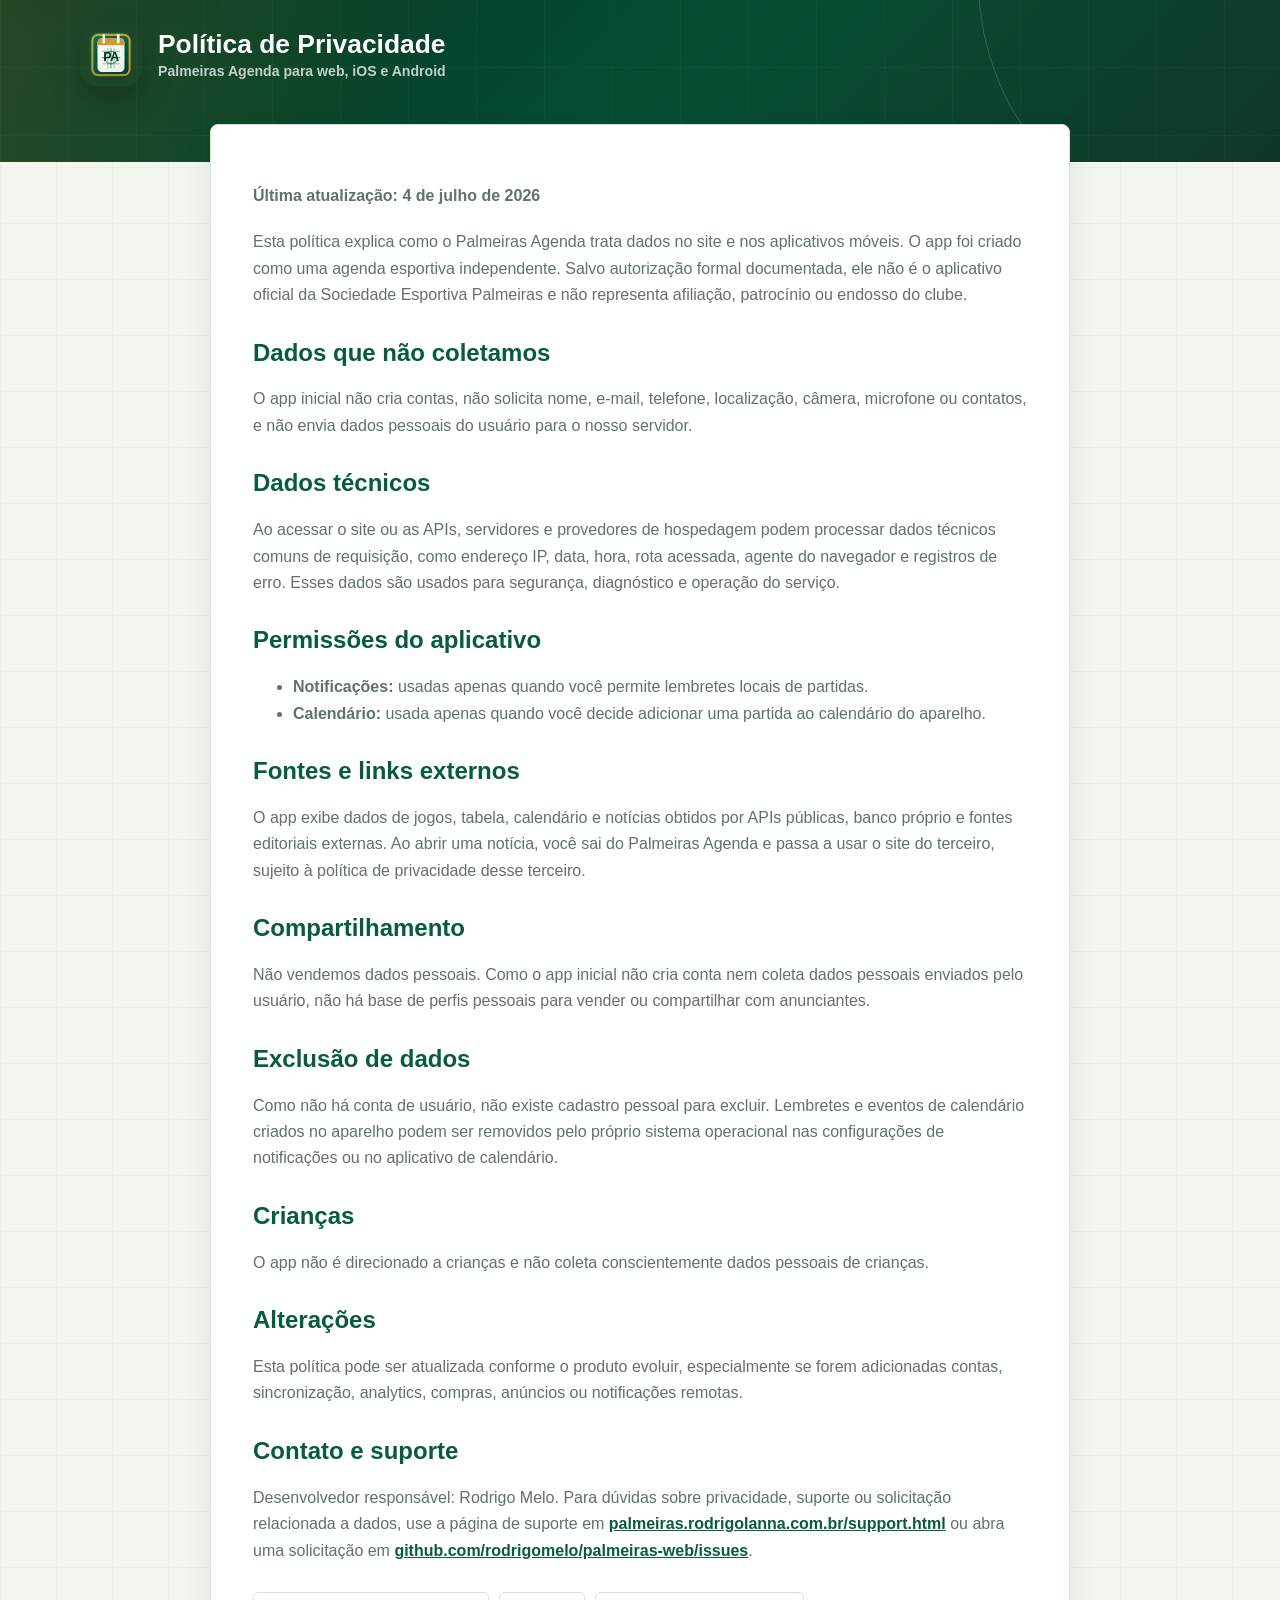
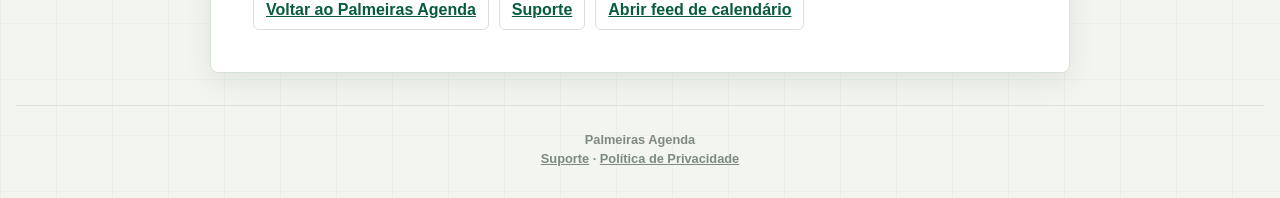
<file: privacy.html>
<!DOCTYPE html>
<html lang="pt-BR">
<head>
    <meta charset="UTF-8">
    <meta name="viewport" content="width=device-width, initial-scale=1.0">
    <title>Política de Privacidade - Palmeiras Agenda</title>
    <meta name="description" content="Política de privacidade do Palmeiras Agenda para web, iOS e Android.">
    <meta name="robots" content="index,follow">
    <meta name="theme-color" content="#075C3B">
    <link rel="canonical" href="https://palmeiras.rodrigolanna.com.br/privacy.html">
    <link rel="icon" type="image/svg+xml" href="/static/brand/palmeiras-agenda-mark.svg">
    <link rel="alternate icon" type="image/png" sizes="32x32" href="/static/favicon-32.png">
    <link rel="stylesheet" href="/static/css/styles.css?v=56">
    <style>
        .policy-shell {
            width: min(100% - 32px, 860px);
            margin: -38px auto 32px;
            position: relative;
            z-index: 2;
        }

        .policy-card {
            background: var(--bg-card);
            border: 1px solid var(--line);
            border-radius: var(--radius-card);
            box-shadow: var(--shadow-tight);
            padding: clamp(22px, 4vw, 42px);
        }

        .policy-card h2 {
            color: var(--brand);
            margin-top: 30px;
        }

        .policy-card p,
        .policy-card li {
            color: var(--text-secondary);
            line-height: 1.65;
        }

        .policy-card a {
            color: var(--brand);
            font-weight: 800;
        }

        .policy-meta {
            color: var(--text-muted);
            font-weight: 800;
            margin-bottom: 20px;
        }

        .policy-actions {
            display: flex;
            flex-wrap: wrap;
            gap: 10px;
            margin-top: 28px;
        }
    </style>
</head>
<body>
    <a class="skip-link" href="#policy-content">Pular para o conteúdo</a>
    <header class="header">
        <div class="header-content">
            <a class="logo" href="/" aria-label="Palmeiras Agenda - voltar para a página inicial">
                <img src="/static/brand/palmeiras-agenda-mark.svg" alt="" width="56" height="56" decoding="async">
            </a>
            <div class="header-text">
                <h1>Política de Privacidade</h1>
                <div class="subtitle">Palmeiras Agenda para web, iOS e Android</div>
            </div>
        </div>
    </header>

    <main class="policy-shell" id="policy-content" tabindex="-1">
        <article class="policy-card">
            <p class="policy-meta">Última atualização: 4 de julho de 2026</p>

            <p>Esta política explica como o Palmeiras Agenda trata dados no site e nos aplicativos móveis. O app foi criado como uma agenda esportiva independente. Salvo autorização formal documentada, ele não é o aplicativo oficial da Sociedade Esportiva Palmeiras e não representa afiliação, patrocínio ou endosso do clube.</p>

            <h2>Dados que não coletamos</h2>
            <p>O app inicial não cria contas, não solicita nome, e-mail, telefone, localização, câmera, microfone ou contatos, e não envia dados pessoais do usuário para o nosso servidor.</p>

            <h2>Dados técnicos</h2>
            <p>Ao acessar o site ou as APIs, servidores e provedores de hospedagem podem processar dados técnicos comuns de requisição, como endereço IP, data, hora, rota acessada, agente do navegador e registros de erro. Esses dados são usados para segurança, diagnóstico e operação do serviço.</p>

            <h2>Permissões do aplicativo</h2>
            <ul>
                <li><strong>Notificações:</strong> usadas apenas quando você permite lembretes locais de partidas.</li>
                <li><strong>Calendário:</strong> usada apenas quando você decide adicionar uma partida ao calendário do aparelho.</li>
            </ul>

            <h2>Fontes e links externos</h2>
            <p>O app exibe dados de jogos, tabela, calendário e notícias obtidos por APIs públicas, banco próprio e fontes editoriais externas. Ao abrir uma notícia, você sai do Palmeiras Agenda e passa a usar o site do terceiro, sujeito à política de privacidade desse terceiro.</p>

            <h2>Compartilhamento</h2>
            <p>Não vendemos dados pessoais. Como o app inicial não cria conta nem coleta dados pessoais enviados pelo usuário, não há base de perfis pessoais para vender ou compartilhar com anunciantes.</p>

            <h2>Exclusão de dados</h2>
            <p>Como não há conta de usuário, não existe cadastro pessoal para excluir. Lembretes e eventos de calendário criados no aparelho podem ser removidos pelo próprio sistema operacional nas configurações de notificações ou no aplicativo de calendário.</p>

            <h2>Crianças</h2>
            <p>O app não é direcionado a crianças e não coleta conscientemente dados pessoais de crianças.</p>

            <h2>Alterações</h2>
            <p>Esta política pode ser atualizada conforme o produto evoluir, especialmente se forem adicionadas contas, sincronização, analytics, compras, anúncios ou notificações remotas.</p>

            <h2>Contato e suporte</h2>
            <p>Desenvolvedor responsável: Rodrigo Melo. Para dúvidas sobre privacidade, suporte ou solicitação relacionada a dados, use a página de suporte em <a href="/support.html">palmeiras.rodrigolanna.com.br/support.html</a> ou abra uma solicitação em <a href="https://github.com/rodrigomelo/palmeiras-web/issues">github.com/rodrigomelo/palmeiras-web/issues</a>.</p>

            <div class="policy-actions">
                <a class="footer-btn" href="/">Voltar ao Palmeiras Agenda</a>
                <a class="footer-btn" href="/support.html">Suporte</a>
                <a class="footer-btn" href="/api/calendar.ics">Abrir feed de calendário</a>
            </div>
        </article>
    </main>

    <footer class="footer">
        <p>Palmeiras Agenda</p>
        <p><a href="/support.html">Suporte</a> · <a href="/privacy.html">Política de Privacidade</a></p>
    </footer>
</body>
</html>
</file>
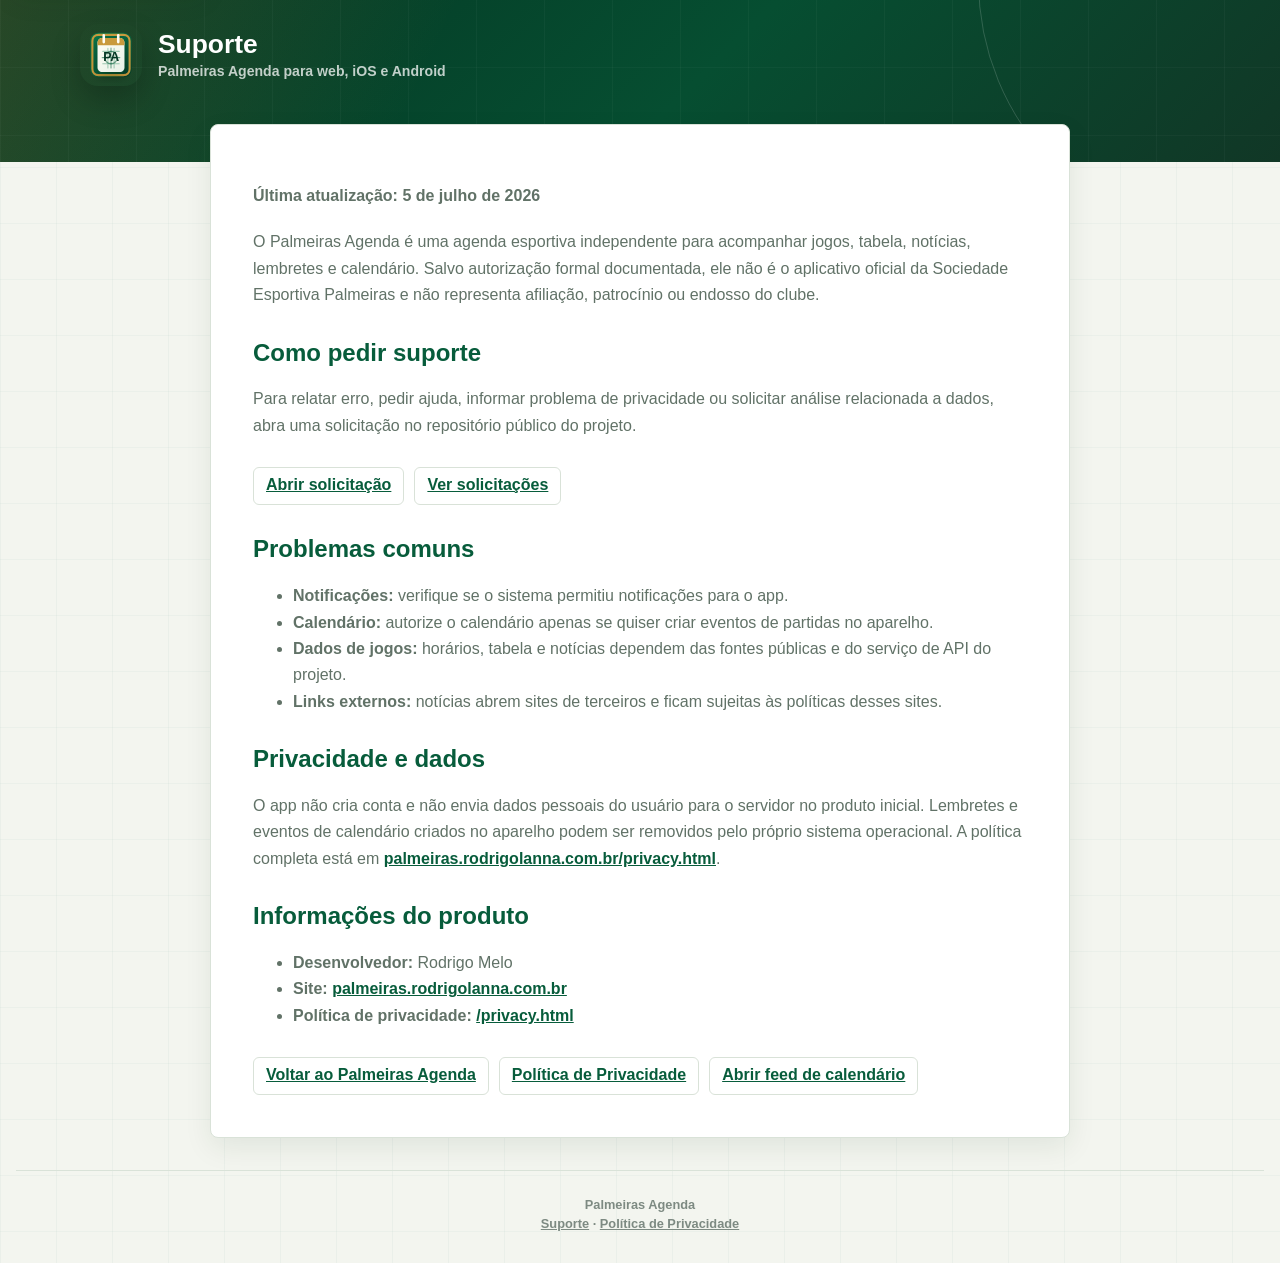
<file: support.html>
<!DOCTYPE html>
<html lang="pt-BR">
<head>
    <meta charset="UTF-8">
    <meta name="viewport" content="width=device-width, initial-scale=1.0">
    <title>Suporte - Palmeiras Agenda</title>
    <meta name="description" content="Suporte do Palmeiras Agenda para web, iOS e Android.">
    <meta name="robots" content="index,follow">
    <meta name="theme-color" content="#075C3B">
    <link rel="canonical" href="https://palmeiras.rodrigolanna.com.br/support.html">
    <link rel="icon" type="image/svg+xml" href="/static/brand/palmeiras-agenda-mark.svg">
    <link rel="alternate icon" type="image/png" sizes="32x32" href="/static/favicon-32.png">
    <link rel="stylesheet" href="/static/css/styles.css?v=56">
    <style>
        .support-shell {
            width: min(100% - 32px, 860px);
            margin: -38px auto 32px;
            position: relative;
            z-index: 2;
        }

        .support-card {
            background: var(--bg-card);
            border: 1px solid var(--line);
            border-radius: var(--radius-card);
            box-shadow: var(--shadow-tight);
            padding: clamp(22px, 4vw, 42px);
        }

        .support-card h2 {
            color: var(--brand);
            margin-top: 30px;
        }

        .support-card p,
        .support-card li {
            color: var(--text-secondary);
            line-height: 1.65;
        }

        .support-card a {
            color: var(--brand);
            font-weight: 800;
        }

        .support-meta {
            color: var(--text-muted);
            font-weight: 800;
            margin-bottom: 20px;
        }

        .support-actions {
            display: flex;
            flex-wrap: wrap;
            gap: 10px;
            margin-top: 28px;
        }
    </style>
</head>
<body>
    <a class="skip-link" href="#support-content">Pular para o conteúdo</a>
    <header class="header">
        <div class="header-content">
            <a class="logo" href="/" aria-label="Palmeiras Agenda - voltar para a página inicial">
                <img src="/static/brand/palmeiras-agenda-mark.svg" alt="" width="56" height="56" decoding="async">
            </a>
            <div class="header-text">
                <h1>Suporte</h1>
                <div class="subtitle">Palmeiras Agenda para web, iOS e Android</div>
            </div>
        </div>
    </header>

    <main class="support-shell" id="support-content" tabindex="-1">
        <article class="support-card">
            <p class="support-meta">Última atualização: 5 de julho de 2026</p>

            <p>O Palmeiras Agenda é uma agenda esportiva independente para acompanhar jogos, tabela, notícias, lembretes e calendário. Salvo autorização formal documentada, ele não é o aplicativo oficial da Sociedade Esportiva Palmeiras e não representa afiliação, patrocínio ou endosso do clube.</p>

            <h2>Como pedir suporte</h2>
            <p>Para relatar erro, pedir ajuda, informar problema de privacidade ou solicitar análise relacionada a dados, abra uma solicitação no repositório público do projeto.</p>

            <div class="support-actions">
                <a class="footer-btn" href="https://github.com/rodrigomelo/palmeiras-web/issues/new">Abrir solicitação</a>
                <a class="footer-btn" href="https://github.com/rodrigomelo/palmeiras-web/issues">Ver solicitações</a>
            </div>

            <h2>Problemas comuns</h2>
            <ul>
                <li><strong>Notificações:</strong> verifique se o sistema permitiu notificações para o app.</li>
                <li><strong>Calendário:</strong> autorize o calendário apenas se quiser criar eventos de partidas no aparelho.</li>
                <li><strong>Dados de jogos:</strong> horários, tabela e notícias dependem das fontes públicas e do serviço de API do projeto.</li>
                <li><strong>Links externos:</strong> notícias abrem sites de terceiros e ficam sujeitas às políticas desses sites.</li>
            </ul>

            <h2>Privacidade e dados</h2>
            <p>O app não cria conta e não envia dados pessoais do usuário para o servidor no produto inicial. Lembretes e eventos de calendário criados no aparelho podem ser removidos pelo próprio sistema operacional. A política completa está em <a href="/privacy.html">palmeiras.rodrigolanna.com.br/privacy.html</a>.</p>

            <h2>Informações do produto</h2>
            <ul>
                <li><strong>Desenvolvedor:</strong> Rodrigo Melo</li>
                <li><strong>Site:</strong> <a href="https://palmeiras.rodrigolanna.com.br">palmeiras.rodrigolanna.com.br</a></li>
                <li><strong>Política de privacidade:</strong> <a href="/privacy.html">/privacy.html</a></li>
            </ul>

            <div class="support-actions">
                <a class="footer-btn" href="/">Voltar ao Palmeiras Agenda</a>
                <a class="footer-btn" href="/privacy.html">Política de Privacidade</a>
                <a class="footer-btn" href="/api/calendar.ics">Abrir feed de calendário</a>
            </div>
        </article>
    </main>

    <footer class="footer">
        <p>Palmeiras Agenda</p>
        <p><a href="/support.html">Suporte</a> · <a href="/privacy.html">Política de Privacidade</a></p>
    </footer>
</body>
</html>
</file>
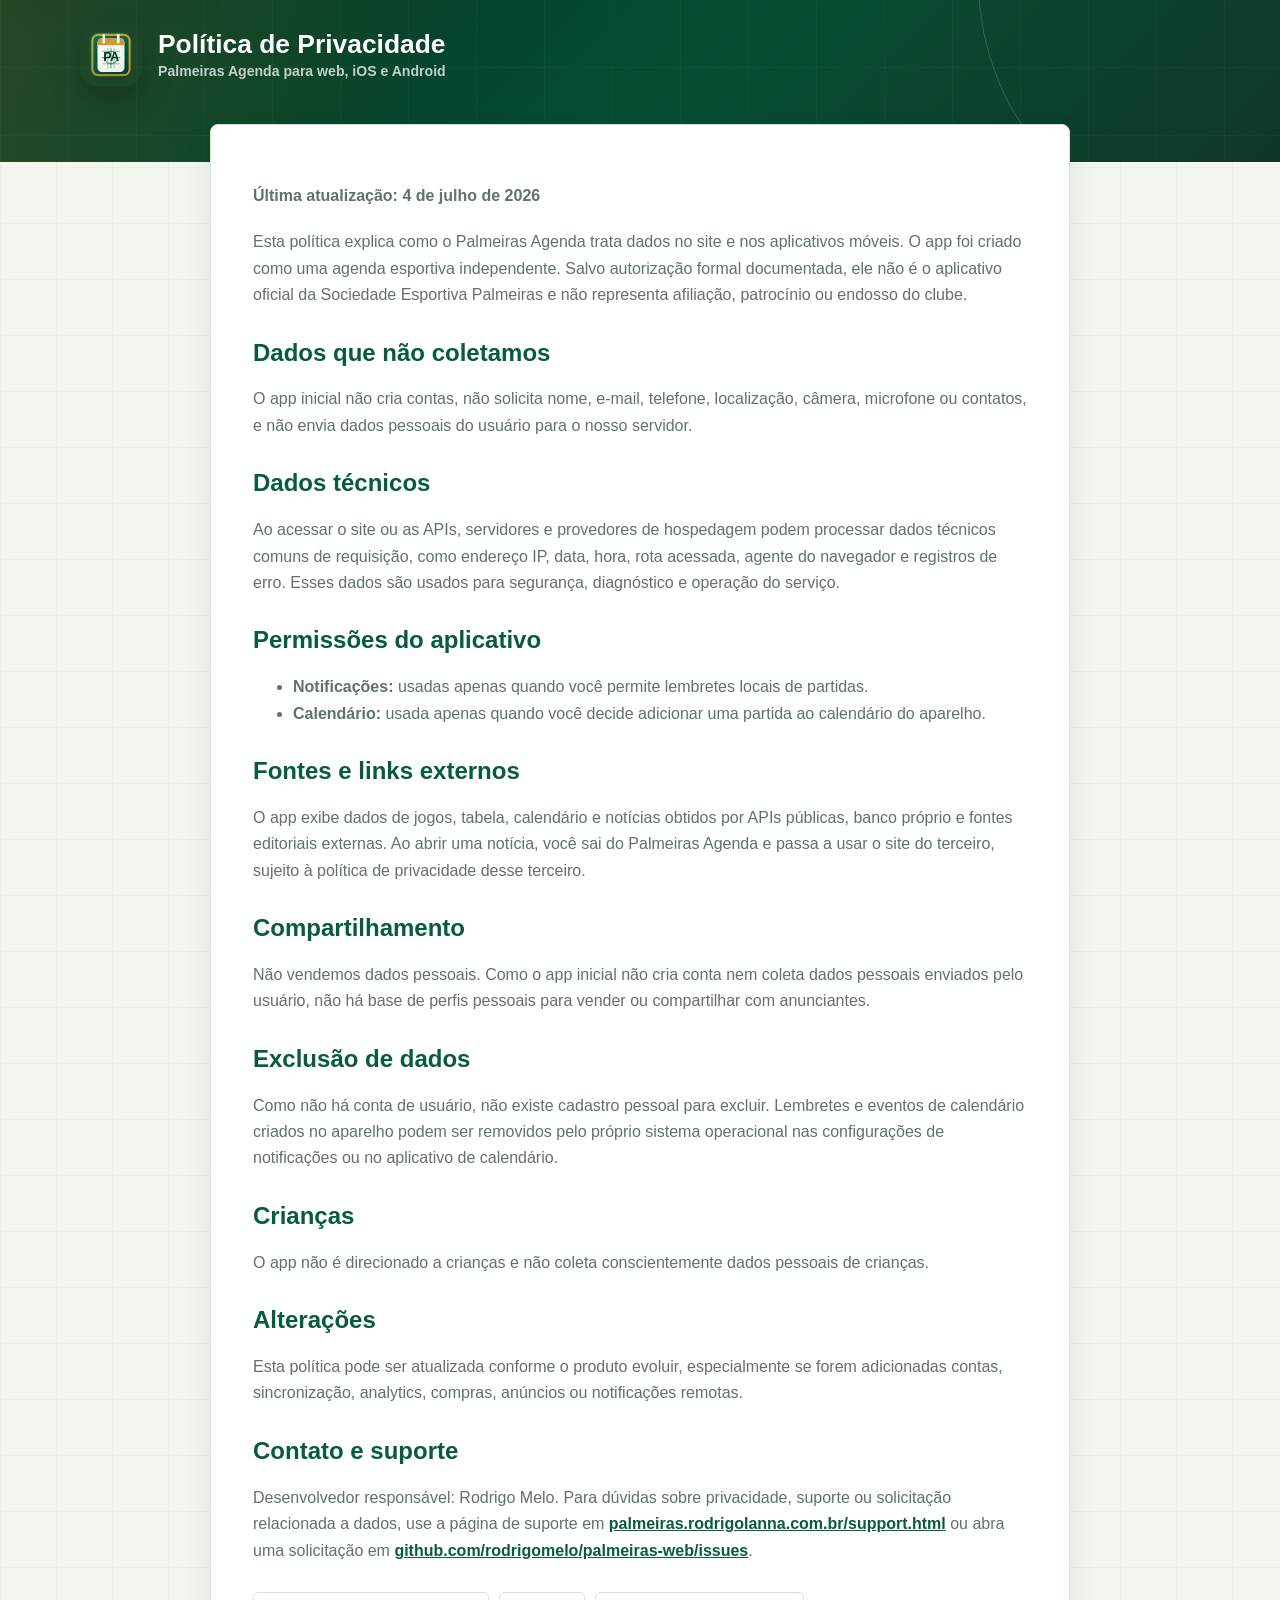
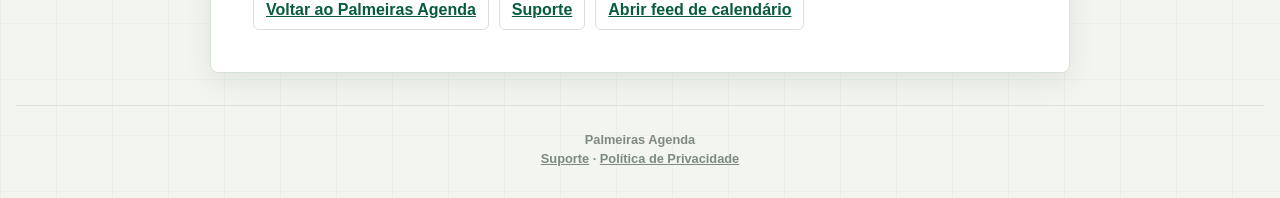
<file: apps/web/privacy.html>
<!DOCTYPE html>
<html lang="pt-BR">
<head>
    <meta charset="UTF-8">
    <meta name="viewport" content="width=device-width, initial-scale=1.0">
    <title>Política de Privacidade - Palmeiras Agenda</title>
    <meta name="description" content="Política de privacidade do Palmeiras Agenda para web, iOS e Android.">
    <meta name="robots" content="index,follow">
    <meta name="theme-color" content="#075C3B">
    <link rel="canonical" href="https://palmeiras.rodrigolanna.com.br/privacy.html">
    <link rel="icon" type="image/svg+xml" href="/static/brand/palmeiras-agenda-mark.svg">
    <link rel="alternate icon" type="image/png" sizes="32x32" href="/static/brand/palmeiras-agenda-favicon-32-v12.png">
    <link rel="stylesheet" href="/static/css/styles.css?v=62">
    <style>
        .policy-shell {
            width: min(100% - 32px, 860px);
            margin: -38px auto 32px;
            position: relative;
            z-index: 2;
        }

        .policy-card {
            background: var(--bg-card);
            border: 1px solid var(--line);
            border-radius: var(--radius-card);
            box-shadow: var(--shadow-tight);
            padding: clamp(22px, 4vw, 42px);
        }

        .policy-card h2 {
            color: var(--brand);
            margin-top: 30px;
        }

        .policy-card p,
        .policy-card li {
            color: var(--text-secondary);
            line-height: 1.65;
        }

        .policy-card a {
            color: var(--brand);
            font-weight: 800;
        }

        .policy-meta {
            color: var(--text-muted);
            font-weight: 800;
            margin-bottom: 20px;
        }

        .policy-actions {
            display: flex;
            flex-wrap: wrap;
            gap: 10px;
            margin-top: 28px;
        }
    </style>
</head>
<body>
    <a class="skip-link" href="#policy-content">Pular para o conteúdo</a>
    <header class="header">
        <div class="header-content">
            <a class="logo" href="/" aria-label="Palmeiras Agenda - voltar para a página inicial">
                <img src="/static/brand/palmeiras-agenda-mark.svg" alt="" width="56" height="56" decoding="async">
            </a>
            <div class="header-text">
                <h1>Política de Privacidade</h1>
                <div class="subtitle">Palmeiras Agenda para web, iOS e Android</div>
            </div>
        </div>
    </header>

    <main class="policy-shell" id="policy-content" tabindex="-1">
        <article class="policy-card">
            <p class="policy-meta">Última atualização: 4 de julho de 2026</p>

            <p>Esta política explica como o Palmeiras Agenda trata dados no site e nos aplicativos móveis. O app foi criado como uma agenda esportiva independente. Salvo autorização formal documentada, ele não é o aplicativo oficial da Sociedade Esportiva Palmeiras e não representa afiliação, patrocínio ou endosso do clube.</p>

            <h2>Dados que não coletamos</h2>
            <p>O app inicial não cria contas, não solicita nome, e-mail, telefone, localização, câmera, microfone ou contatos, e não envia dados pessoais do usuário para o nosso servidor.</p>

            <h2>Dados técnicos</h2>
            <p>Ao acessar o site ou as APIs, servidores e provedores de hospedagem podem processar dados técnicos comuns de requisição, como endereço IP, data, hora, rota acessada, agente do navegador e registros de erro. Esses dados são usados para segurança, diagnóstico e operação do serviço.</p>

            <h2>Permissões do aplicativo</h2>
            <ul>
                <li><strong>Notificações:</strong> usadas apenas quando você permite lembretes locais de partidas.</li>
                <li><strong>Calendário:</strong> usada apenas quando você decide adicionar uma partida ao calendário do aparelho.</li>
            </ul>

            <h2>Fontes e links externos</h2>
            <p>O app exibe dados de jogos, tabela, calendário e notícias obtidos por APIs públicas, banco próprio e fontes editoriais externas. Ao abrir uma notícia, você sai do Palmeiras Agenda e passa a usar o site do terceiro, sujeito à política de privacidade desse terceiro.</p>

            <h2>Compartilhamento</h2>
            <p>Não vendemos dados pessoais. Como o app inicial não cria conta nem coleta dados pessoais enviados pelo usuário, não há base de perfis pessoais para vender ou compartilhar com anunciantes.</p>

            <h2>Exclusão de dados</h2>
            <p>Como não há conta de usuário, não existe cadastro pessoal para excluir. Lembretes e eventos de calendário criados no aparelho podem ser removidos pelo próprio sistema operacional nas configurações de notificações ou no aplicativo de calendário.</p>

            <h2>Crianças</h2>
            <p>O app não é direcionado a crianças e não coleta conscientemente dados pessoais de crianças.</p>

            <h2>Alterações</h2>
            <p>Esta política pode ser atualizada conforme o produto evoluir, especialmente se forem adicionadas contas, sincronização, analytics, compras, anúncios ou notificações remotas.</p>

            <h2>Contato e suporte</h2>
            <p>Desenvolvedor responsável: Rodrigo Melo. Para dúvidas sobre privacidade, suporte ou solicitação relacionada a dados, use a página de suporte em <a href="/support.html">palmeiras.rodrigolanna.com.br/support.html</a> ou abra uma solicitação em <a href="https://github.com/rodrigomelo/palmeiras-web/issues">github.com/rodrigomelo/palmeiras-web/issues</a>.</p>

            <div class="policy-actions">
                <a class="footer-btn" href="/">Voltar ao Palmeiras Agenda</a>
                <a class="footer-btn" href="/support.html">Suporte</a>
                <a class="footer-btn" href="/api/calendar.ics">Abrir feed de calendário</a>
            </div>
        </article>
    </main>

    <footer class="footer">
        <p>Palmeiras Agenda</p>
        <p><a href="/support.html">Suporte</a> · <a href="/privacy.html">Política de Privacidade</a></p>
    </footer>
</body>
</html>
</file>
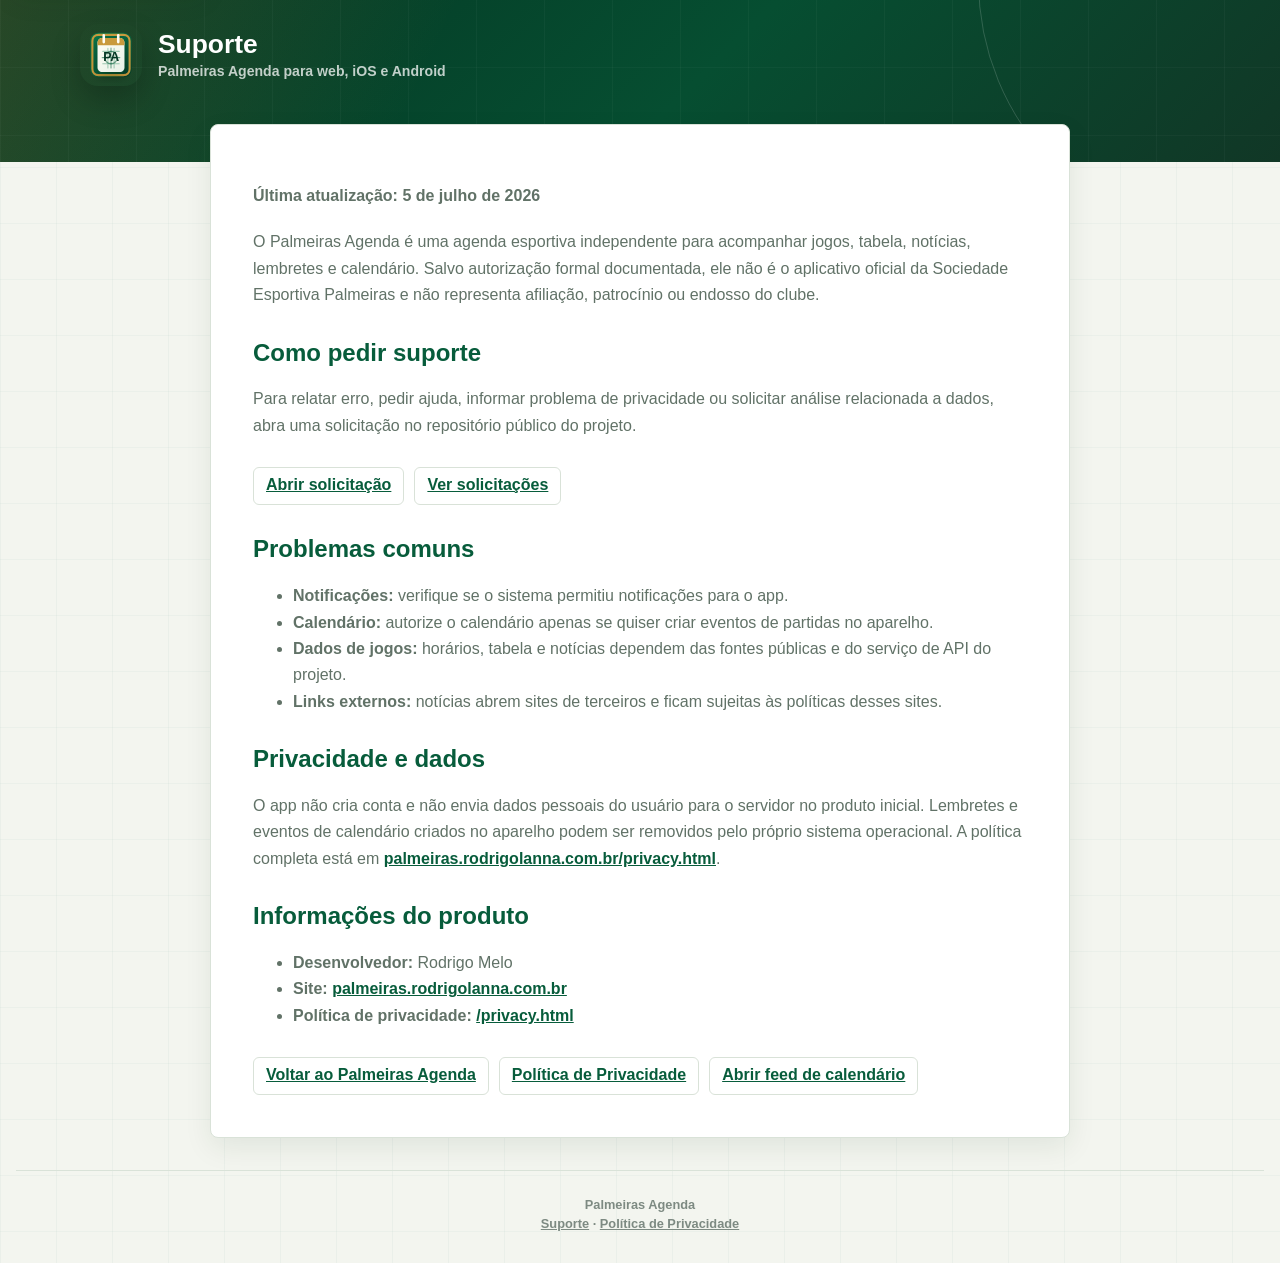
<file: apps/web/support.html>
<!DOCTYPE html>
<html lang="pt-BR">
<head>
    <meta charset="UTF-8">
    <meta name="viewport" content="width=device-width, initial-scale=1.0">
    <title>Suporte - Palmeiras Agenda</title>
    <meta name="description" content="Suporte do Palmeiras Agenda para web, iOS e Android.">
    <meta name="robots" content="index,follow">
    <meta name="theme-color" content="#075C3B">
    <link rel="canonical" href="https://palmeiras.rodrigolanna.com.br/support.html">
    <link rel="icon" type="image/svg+xml" href="/static/brand/palmeiras-agenda-mark.svg">
    <link rel="alternate icon" type="image/png" sizes="32x32" href="/static/brand/palmeiras-agenda-favicon-32-v12.png">
    <link rel="stylesheet" href="/static/css/styles.css?v=62">
    <style>
        .support-shell {
            width: min(100% - 32px, 860px);
            margin: -38px auto 32px;
            position: relative;
            z-index: 2;
        }

        .support-card {
            background: var(--bg-card);
            border: 1px solid var(--line);
            border-radius: var(--radius-card);
            box-shadow: var(--shadow-tight);
            padding: clamp(22px, 4vw, 42px);
        }

        .support-card h2 {
            color: var(--brand);
            margin-top: 30px;
        }

        .support-card p,
        .support-card li {
            color: var(--text-secondary);
            line-height: 1.65;
        }

        .support-card a {
            color: var(--brand);
            font-weight: 800;
        }

        .support-meta {
            color: var(--text-muted);
            font-weight: 800;
            margin-bottom: 20px;
        }

        .support-actions {
            display: flex;
            flex-wrap: wrap;
            gap: 10px;
            margin-top: 28px;
        }
    </style>
</head>
<body>
    <a class="skip-link" href="#support-content">Pular para o conteúdo</a>
    <header class="header">
        <div class="header-content">
            <a class="logo" href="/" aria-label="Palmeiras Agenda - voltar para a página inicial">
                <img src="/static/brand/palmeiras-agenda-mark.svg" alt="" width="56" height="56" decoding="async">
            </a>
            <div class="header-text">
                <h1>Suporte</h1>
                <div class="subtitle">Palmeiras Agenda para web, iOS e Android</div>
            </div>
        </div>
    </header>

    <main class="support-shell" id="support-content" tabindex="-1">
        <article class="support-card">
            <p class="support-meta">Última atualização: 5 de julho de 2026</p>

            <p>O Palmeiras Agenda é uma agenda esportiva independente para acompanhar jogos, tabela, notícias, lembretes e calendário. Salvo autorização formal documentada, ele não é o aplicativo oficial da Sociedade Esportiva Palmeiras e não representa afiliação, patrocínio ou endosso do clube.</p>

            <h2>Como pedir suporte</h2>
            <p>Para relatar erro, pedir ajuda, informar problema de privacidade ou solicitar análise relacionada a dados, abra uma solicitação no repositório público do projeto.</p>

            <div class="support-actions">
                <a class="footer-btn" href="https://github.com/rodrigomelo/palmeiras-web/issues/new">Abrir solicitação</a>
                <a class="footer-btn" href="https://github.com/rodrigomelo/palmeiras-web/issues">Ver solicitações</a>
            </div>

            <h2>Problemas comuns</h2>
            <ul>
                <li><strong>Notificações:</strong> verifique se o sistema permitiu notificações para o app.</li>
                <li><strong>Calendário:</strong> autorize o calendário apenas se quiser criar eventos de partidas no aparelho.</li>
                <li><strong>Dados de jogos:</strong> horários, tabela e notícias dependem das fontes públicas e do serviço de API do projeto.</li>
                <li><strong>Links externos:</strong> notícias abrem sites de terceiros e ficam sujeitas às políticas desses sites.</li>
            </ul>

            <h2>Privacidade e dados</h2>
            <p>O app não cria conta e não envia dados pessoais do usuário para o servidor no produto inicial. Lembretes e eventos de calendário criados no aparelho podem ser removidos pelo próprio sistema operacional. A política completa está em <a href="/privacy.html">palmeiras.rodrigolanna.com.br/privacy.html</a>.</p>

            <h2>Informações do produto</h2>
            <ul>
                <li><strong>Desenvolvedor:</strong> Rodrigo Melo</li>
                <li><strong>Site:</strong> <a href="https://palmeiras.rodrigolanna.com.br">palmeiras.rodrigolanna.com.br</a></li>
                <li><strong>Política de privacidade:</strong> <a href="/privacy.html">/privacy.html</a></li>
            </ul>

            <div class="support-actions">
                <a class="footer-btn" href="/">Voltar ao Palmeiras Agenda</a>
                <a class="footer-btn" href="/privacy.html">Política de Privacidade</a>
                <a class="footer-btn" href="/api/calendar.ics">Abrir feed de calendário</a>
            </div>
        </article>
    </main>

    <footer class="footer">
        <p>Palmeiras Agenda</p>
        <p><a href="/support.html">Suporte</a> · <a href="/privacy.html">Política de Privacidade</a></p>
    </footer>
</body>
</html>
</file>
<file: static/css/styles.css>
:root {
    color-scheme: light;
    --brand: #075c3b;
    --brand-strong: #043522;
    --brand-bright: #0a7a4a;
    --brand-soft: #e7f1e9;
    --gold: #c99a3d;
    --blue: #2468a8;
    --red: #b93b36;
    --draw: #6d746f;
    --ink: #10231a;
    --text: #17251d;
    --text-secondary: #617267;
    --text-muted: #7d8a82;
    --bg: #f3f5ef;
    --bg-card: #ffffff;
    --bg-soft: #e9efe8;
    --line: #d9e2d8;
    --line-strong: #bdcabb;
    --shadow: 0 18px 50px rgba(6, 53, 31, 0.10);
    --shadow-tight: 0 10px 28px rgba(6, 53, 31, 0.08);
    --radius-card: 8px;
    --radius-control: 6px;
    --focus: #c99a3d;
    --win: #0a7a4a;
    --loss: #b93b36;
    --live: #d93d37;
    --comp-bsa: #0a7a4a;
    --comp-cli: #c99a3d;
    --comp-copa: #2468a8;
    --comp-paulista: #6b7f32;
    --comp-wc: #8b3f68;
    --comp-other: #858f87;
}

body.dark {
    color-scheme: dark;
    --brand: #48b57a;
    --brand-strong: #06140f;
    --brand-bright: #65d996;
    --brand-soft: #10251a;
    --gold: #d8b560;
    --blue: #6aa7dc;
    --red: #ee6b63;
    --draw: #9ba79e;
    --ink: #eff6f1;
    --text: #eaf2ed;
    --text-secondary: #aec0b5;
    --text-muted: #8c9b91;
    --bg: #07110c;
    --bg-card: #0f1e16;
    --bg-soft: #13261b;
    --line: rgba(222, 236, 226, 0.13);
    --line-strong: rgba(222, 236, 226, 0.24);
    --shadow: 0 18px 48px rgba(0, 0, 0, 0.32);
    --shadow-tight: 0 10px 24px rgba(0, 0, 0, 0.26);
    --comp-wc: #d077a5;
    background: #07110c;
}

* {
    box-sizing: border-box;
    letter-spacing: 0;
}

html {
    min-width: 320px;
    background: var(--bg);
}

body {
    margin: 0;
    min-height: 100vh;
    background:
        linear-gradient(90deg, rgba(7, 92, 59, 0.035) 1px, transparent 1px) 0 0 / 56px 56px,
        linear-gradient(0deg, rgba(7, 92, 59, 0.03) 1px, transparent 1px) 0 0 / 56px 56px,
        var(--bg);
    color: var(--text);
    font-family: 'DM Sans', -apple-system, BlinkMacSystemFont, "Segoe UI", sans-serif;
    padding-bottom: 28px;
    transition: background 0.2s ease, color 0.2s ease;
}

body.dark {
    background:
        linear-gradient(90deg, rgba(101, 217, 150, 0.035) 1px, transparent 1px) 0 0 / 56px 56px,
        linear-gradient(0deg, rgba(101, 217, 150, 0.028) 1px, transparent 1px) 0 0 / 56px 56px,
        var(--bg);
}

button,
select {
    font: inherit;
}

button {
    touch-action: manipulation;
}

a {
    color: inherit;
}

.sr-only {
    position: absolute;
    width: 1px;
    height: 1px;
    padding: 0;
    margin: -1px;
    overflow: hidden;
    clip: rect(0, 0, 0, 0);
    white-space: nowrap;
    border: 0;
}

.skip-link {
    position: fixed;
    top: 12px;
    left: 12px;
    z-index: 3000;
    transform: translateY(-160%);
    border-radius: var(--radius-control);
    background: var(--ink);
    color: var(--bg-card);
    padding: 10px 12px;
    font-weight: 800;
    text-decoration: none;
    box-shadow: var(--shadow-tight);
    transition: transform 0.16s ease;
}

.skip-link:focus-visible {
    transform: translateY(0);
}

:focus-visible {
    outline: 3px solid var(--focus);
    outline-offset: 3px;
}

#main-content:focus {
    outline: none;
}

.theme-toggle {
    position: fixed;
    top: 20px;
    right: 20px;
    z-index: 1100;
    width: 42px;
    height: 42px;
    border-radius: 50%;
    border: 1px solid rgba(255, 255, 255, 0.28);
    background: rgba(255, 255, 255, 0.14);
    color: #fff;
    display: grid;
    place-items: center;
    font-size: 1rem;
    font-weight: 800;
    letter-spacing: 0;
    cursor: pointer;
    backdrop-filter: blur(12px);
    box-shadow: 0 8px 20px rgba(0, 0, 0, 0.18);
    transition: transform 0.16s ease, background 0.16s ease;
}

.theme-toggle:hover {
    transform: translateY(-1px);
    background: rgba(255, 255, 255, 0.22);
}

body.dark .theme-toggle {
    background: rgba(0, 0, 0, 0.34);
    border-color: rgba(255, 255, 255, 0.16);
}

.header {
    position: relative;
    overflow: hidden;
    min-height: 162px;
    padding: 24px 80px 64px;
    background:
        linear-gradient(115deg, rgba(201, 154, 61, 0.18), transparent 34%),
        linear-gradient(135deg, var(--brand-strong) 0%, #064e31 54%, #113726 100%);
    color: white;
}

.header::before,
.header::after {
    content: "";
    position: absolute;
    pointer-events: none;
}

.header::before {
    inset: 0;
    background:
        linear-gradient(90deg, rgba(255, 255, 255, 0.08) 1px, transparent 1px) 0 0 / 68px 68px,
        linear-gradient(0deg, rgba(255, 255, 255, 0.07) 1px, transparent 1px) 0 0 / 68px 68px;
    opacity: 0.42;
}

.header::after {
    width: 520px;
    height: 520px;
    right: -220px;
    top: -280px;
    border: 1px solid rgba(255, 255, 255, 0.16);
    border-radius: 50%;
}

.header-content {
    position: relative;
    z-index: 1;
    max-width: 1280px;
    margin: 0 auto;
    display: flex;
    align-items: center;
    gap: 16px;
}

.logo {
    width: 62px;
    height: 62px;
    flex: 0 0 auto;
    border-radius: 18px;
    background: transparent;
    color: inherit;
    display: grid;
    place-items: center;
    text-decoration: none;
    overflow: hidden;
    box-shadow: 0 14px 30px rgba(0, 0, 0, 0.22);
    transition: transform 0.16s ease, box-shadow 0.16s ease;
}

.logo:hover {
    transform: translateY(-1px);
    box-shadow: 0 16px 34px rgba(0, 0, 0, 0.24);
}

.logo svg,
.logo img {
    width: 100%;
    height: 100%;
    object-fit: cover;
    display: block;
}

.header-text h1 {
    margin: 0;
    font-size: 1.65rem;
    line-height: 1;
    font-weight: 800;
}

.subtitle {
    margin-top: 6px;
    color: rgba(255, 255, 255, 0.75);
    font-size: 0.88rem;
    font-weight: 600;
}

.refresh-btn {
    margin-left: auto;
    width: 42px;
    height: 42px;
    border: 1px solid rgba(255, 255, 255, 0.22);
    border-radius: 50%;
    background: rgba(255, 255, 255, 0.12);
    color: #fff;
    display: grid;
    place-items: center;
    cursor: pointer;
    transition: transform 0.16s ease, background 0.16s ease;
}

.refresh-btn:hover {
    transform: translateY(-1px);
    background: rgba(255, 255, 255, 0.2);
}

.refresh-btn:hover .refresh-icon {
    animation: spin-once 0.45s ease;
}

.refresh-btn:disabled {
    cursor: wait;
    opacity: 0.78;
}

.refresh-btn:disabled:hover {
    transform: none;
    background: rgba(255, 255, 255, 0.12);
}

.refresh-btn.is-refreshing .refresh-icon {
    animation: spin-once 0.76s linear infinite;
}

.refresh-icon {
    display: inline-block;
    font-size: 1.15rem;
    line-height: 1;
}

@keyframes spin-once {
    to { transform: rotate(360deg); }
}

.container {
    width: min(1280px, calc(100% - 32px));
    margin: -44px auto 0;
    position: relative;
    z-index: 2;
}

.hero-hub,
.card,
.tabs,
.calendar-hub > .card {
    box-shadow: var(--shadow);
}

.hero-hub {
    position: relative;
    overflow: hidden;
    display: grid;
    grid-template-columns: minmax(0, 1.35fr) minmax(300px, 0.65fr);
    min-height: 286px;
    margin-bottom: 18px;
    border: 1px solid rgba(255, 255, 255, 0.16);
    border-radius: var(--radius-card);
    background:
        linear-gradient(120deg, rgba(201, 154, 61, 0.12), transparent 38%),
        linear-gradient(135deg, #064e31 0%, #0a6a42 55%, #10261c 100%);
    color: white;
}

.hero-hub::before {
    content: "";
    position: absolute;
    inset: 0;
    background:
        linear-gradient(90deg, rgba(255, 255, 255, 0.09) 1px, transparent 1px) 0 0 / 86px 86px,
        linear-gradient(0deg, rgba(255, 255, 255, 0.07) 1px, transparent 1px) 0 0 / 86px 86px;
    opacity: 0.32;
    pointer-events: none;
}

.hero-hub > * {
    position: relative;
    z-index: 1;
}

.hero-card {
    grid-column: 1;
    grid-row: 1;
    padding: 34px 36px 30px;
    display: flex;
    flex-direction: column;
    justify-content: space-between;
    align-items: stretch;
    gap: 22px;
}

.hero-card.live {
    box-shadow: inset 0 0 0 3px var(--live);
}

.hero-comp {
    align-self: flex-start;
    width: fit-content;
    max-width: 100%;
    border: 1px solid rgba(255, 255, 255, 0.18);
    border-radius: 999px;
    background: rgba(255, 255, 255, 0.12);
    color: #f1d588;
    padding: 7px 12px;
    font-size: 0.73rem;
    line-height: 1;
    font-weight: 800;
    text-transform: uppercase;
}

.live-dot {
    display: inline-block;
    width: 7px;
    height: 7px;
    margin-right: 7px;
    border-radius: 50%;
    background: var(--live);
    box-shadow: 0 0 0 4px rgba(217, 61, 55, 0.18);
    vertical-align: 1px;
    animation: dotPulse 1.4s ease-in-out infinite;
}

@keyframes dotPulse {
    0%, 100% { opacity: 1; transform: scale(1); }
    50% { opacity: 0.55; transform: scale(1.22); }
}

.hero-teams {
    display: grid;
    grid-template-columns: minmax(0, 1fr) 112px minmax(0, 1fr);
    align-items: center;
    gap: 22px;
}

.hero-team {
    min-width: 0;
    display: flex;
    align-items: center;
    gap: 14px;
}

.hero-team:last-child {
    flex-direction: row-reverse;
}

.hero-team img {
    width: 72px;
    height: 72px;
    flex: 0 0 auto;
    object-fit: contain;
    filter: drop-shadow(0 10px 12px rgba(0, 0, 0, 0.22));
}

.hero-team-name {
    min-width: 0;
    color: #fff;
    font-size: 1.45rem;
    line-height: 1.05;
    font-weight: 800;
    overflow-wrap: normal;
    word-break: normal;
}

.hero-empty-state {
    border: 1px solid rgba(255, 255, 255, 0.14);
    border-radius: var(--radius-card);
    background: rgba(255, 255, 255, 0.08);
    padding: 24px;
}

.hero-empty-state strong,
.hero-empty-state span {
    display: block;
}

.hero-empty-state strong {
    color: #fff;
    font-size: 1.22rem;
    line-height: 1.2;
    font-weight: 800;
}

.hero-empty-state span {
    margin-top: 8px;
    color: rgba(255, 255, 255, 0.68);
    font-size: 0.88rem;
    line-height: 1.4;
    font-weight: 700;
}

.hero-center-score {
    justify-self: center;
    min-width: 96px;
    display: grid;
    place-items: center;
    gap: 6px;
}

.hero-vs {
    color: rgba(255, 255, 255, 0.82);
    font-size: 3rem;
    line-height: 1;
    font-weight: 800;
}

.hero-score {
    color: #fff;
    font-size: 3.25rem;
    line-height: 1;
    font-weight: 800;
    font-variant-numeric: tabular-nums;
    white-space: nowrap;
}

.hero-score .score-sep {
    color: rgba(255, 255, 255, 0.52);
}

.hero-score.live-score {
    animation: scorePulse 2.8s ease-in-out infinite;
}

@keyframes scorePulse {
    0%, 100% { opacity: 1; }
    50% { opacity: 0.86; }
}

.hero-minute,
.hero-ht {
    border-radius: 999px;
    background: rgba(255, 255, 255, 0.13);
    padding: 4px 10px;
    color: #f6d889;
    font-size: 0.72rem;
    font-weight: 800;
}

.hero-ht {
    color: rgba(255, 255, 255, 0.72);
}

.hero-meta {
    display: flex;
    flex-wrap: wrap;
    align-items: center;
    gap: 8px;
    color: rgba(255, 255, 255, 0.8);
    font-size: 0.82rem;
    line-height: 1.25;
}

.hero-meta-date {
    color: #fff;
    font-weight: 800;
}

.hero-meta-sep {
    opacity: 0.36;
}

.hero-meta-pill {
    border: 1px solid rgba(255, 255, 255, 0.13);
    border-radius: 999px;
    background: rgba(255, 255, 255, 0.08);
    padding: 5px 9px;
    color: rgba(255, 255, 255, 0.78);
    white-space: nowrap;
}

.hero-bottom {
    grid-column: 2;
    grid-row: 1;
    border-left: 1px solid rgba(255, 255, 255, 0.12);
    background: rgba(4, 53, 34, 0.34);
    display: flex;
    flex-direction: column;
    justify-content: center;
    gap: 26px;
    padding: 30px;
}

.hero-countdown {
    text-align: left;
}

.countdown-label,
.form-label {
    margin-bottom: 10px;
    color: rgba(255, 255, 255, 0.56);
    font-size: 0.72rem;
    line-height: 1;
    font-weight: 800;
    text-transform: uppercase;
}

.countdown-digits {
    display: flex;
    align-items: stretch;
    gap: 8px;
}

.cd-unit {
    min-width: 54px;
    border: 1px solid rgba(255, 255, 255, 0.14);
    border-radius: var(--radius-control);
    background: rgba(255, 255, 255, 0.1);
    padding: 10px 8px 8px;
    display: grid;
    justify-items: center;
    gap: 3px;
}

.cd-val {
    color: #fff;
    font-size: 1.45rem;
    line-height: 1;
    font-weight: 800;
    font-variant-numeric: tabular-nums;
}

.cd-lbl {
    color: rgba(255, 255, 255, 0.55);
    font-size: 0.58rem;
    line-height: 1;
    font-weight: 800;
    text-transform: uppercase;
}

.cd-sep {
    display: none;
}

.form-widget {
    border-top: 1px solid rgba(255, 255, 255, 0.12);
    padding-top: 22px;
    display: flex;
    flex-direction: column;
    gap: 10px;
}

.form-dots,
.form-guide {
    display: flex;
    flex-wrap: wrap;
    gap: 7px;
}

.form-dot,
.form-badge {
    width: 34px;
    height: 34px;
    border-radius: var(--radius-control);
    display: inline-grid;
    place-items: center;
    font-size: 0.78rem;
    line-height: 1;
    font-weight: 800;
}

.form-dot.win,
.form-badge.win {
    color: var(--win);
    background: rgba(10, 122, 74, 0.14);
}

.form-dot.loss,
.form-badge.loss {
    color: var(--loss);
    background: rgba(185, 59, 54, 0.14);
}

.form-dot.draw,
.form-badge.draw {
    color: var(--draw);
    background: rgba(109, 116, 111, 0.14);
}

.hero-bottom .form-dot {
    border: 1px solid rgba(255, 255, 255, 0.12);
    background: rgba(255, 255, 255, 0.08);
}

.hero-bottom .form-dot.win {
    color: #65d996;
    background: rgba(101, 217, 150, 0.12);
}

.hero-bottom .form-dot.loss {
    color: #ff7a72;
    background: rgba(255, 122, 114, 0.12);
}

.hero-bottom .form-dot.draw {
    color: rgba(255, 255, 255, 0.68);
    background: rgba(255, 255, 255, 0.08);
}

.hero-brazil-next {
    border-top: 1px solid rgba(255, 255, 255, 0.12);
    padding-top: 22px;
    display: flex;
    flex-direction: column;
    gap: 10px;
}

.hero-brazil-list {
    display: grid;
    gap: 8px;
}

.hero-brazil-item {
    min-width: 0;
    border: 1px solid rgba(255, 255, 255, 0.13);
    border-radius: var(--radius-control);
    background: rgba(255, 255, 255, 0.08);
    overflow: hidden;
}

.hero-brazil-summary {
    padding: 9px 76px 9px 10px;
}

.hero-brazil-item span,
.hero-brazil-item strong {
    display: block;
    min-width: 0;
}

.hero-brazil-item span {
    color: rgba(255, 255, 255, 0.58);
    font-size: 0.66rem;
    line-height: 1;
    font-weight: 800;
    text-transform: uppercase;
}

.hero-brazil-item strong {
    margin-top: 5px;
    color: #fff;
    font-size: 0.82rem;
    line-height: 1.2;
    font-weight: 800;
    overflow-wrap: anywhere;
}

.match-card > summary {
    list-style: none;
}

.match-card > summary::-webkit-details-marker {
    display: none;
}

.match-card-summary {
    position: relative;
    cursor: pointer;
    transition: background 0.16s ease;
}

.match-card-summary:hover {
    background: rgba(10, 122, 74, 0.06);
}

.match-card-summary:focus-visible {
    outline: 2px solid var(--brand);
    outline-offset: -2px;
}

.match-card-cue {
    position: absolute;
    top: 50%;
    right: 12px;
    display: inline-flex;
    align-items: center;
    gap: 6px;
    transform: translateY(-50%);
    border: 1px solid var(--line);
    border-radius: 999px;
    background: var(--bg-card);
    color: var(--brand);
    padding: 6px 8px;
    font-size: 0.62rem;
    line-height: 1;
    font-weight: 800;
    text-transform: uppercase;
    pointer-events: none;
}

.match-card-cue::after {
    content: "";
    width: 6px;
    height: 6px;
    border-right: 2px solid currentColor;
    border-bottom: 2px solid currentColor;
    transform: rotate(45deg) translateY(-1px);
    transition: transform 0.16s ease;
}

.match-card[open] > .match-card-summary .match-card-cue::after {
    transform: rotate(225deg) translateY(-1px);
}

.hero-brazil-item .match-card-cue {
    border-color: rgba(255, 255, 255, 0.16);
    background: rgba(255, 255, 255, 0.1);
    color: #fff;
}

.hero-brazil-item .match-card-summary:hover {
    background: rgba(255, 255, 255, 0.08);
}

.hero-brazil-item .cal-match-prediction {
    border-top-color: rgba(255, 255, 255, 0.12);
    background: rgba(0, 0, 0, 0.16);
}

.hero-brazil-item .prediction-card.compact {
    border-color: rgba(255, 255, 255, 0.12);
    background: rgba(255, 255, 255, 0.08);
}

.hero-brazil-item .prediction-match,
.hero-brazil-item .prob-value {
    color: #fff;
}

.hero-brazil-item .match-details-card {
    border-color: rgba(255, 255, 255, 0.12);
    background: rgba(255, 255, 255, 0.08);
}

.hero-brazil-item .match-detail-title,
.hero-brazil-item .match-detail-score,
.hero-brazil-item .match-detail-stat strong,
.hero-brazil-item .match-detail-meta strong {
    color: #fff;
}

.hero-brazil-item .match-detail-stat,
.hero-brazil-item .match-detail-score {
    border-color: rgba(255, 255, 255, 0.12);
    background: rgba(255, 255, 255, 0.08);
}

.palmeiras-home-shell {
    display: grid;
    gap: 16px;
    margin-bottom: 18px;
}

.palmeiras-home-panel,
.palmeiras-match-board {
    border: 1px solid var(--line);
    border-radius: var(--radius-card);
    background: var(--bg-card);
    box-shadow: var(--shadow-tight);
}

.palmeiras-home-panel {
    overflow: hidden;
    padding: 22px;
    background:
        linear-gradient(90deg, rgba(7, 92, 59, 0.08) 1px, transparent 1px) 0 0 / 52px 52px,
        linear-gradient(0deg, rgba(7, 92, 59, 0.06) 1px, transparent 1px) 0 0 / 52px 52px,
        var(--bg-card);
}

.palmeiras-match-board {
    padding: 18px;
}

.palmeiras-board-head {
    display: grid;
    grid-template-columns: minmax(0, 1fr) auto;
    gap: 18px;
    align-items: end;
    margin-bottom: 16px;
}

.palmeiras-board-head.compact {
    align-items: start;
    margin-bottom: 14px;
}

.palmeiras-kicker {
    margin-bottom: 8px;
    color: var(--brand);
    font-size: 0.72rem;
    line-height: 1;
    font-weight: 800;
    text-transform: uppercase;
}

.palmeiras-board-head h2,
.palmeiras-board-head h3 {
    margin: 0;
    color: var(--ink);
    font-weight: 800;
}

.palmeiras-board-head h2 {
    font-size: 1.28rem;
    line-height: 1.12;
}

.palmeiras-board-head h3,
.palmeiras-snapshot-head h3 {
    font-size: 1.04rem;
    line-height: 1.2;
}

.palmeiras-board-head p,
.palmeiras-snapshot-head p {
    margin: 6px 0 0;
    color: var(--text-muted);
    font-size: 0.78rem;
    line-height: 1.35;
    font-weight: 700;
}

.palmeiras-actions,
.palmeiras-filter-group {
    display: flex;
    flex-wrap: wrap;
    justify-content: flex-end;
    gap: 8px;
}

.palmeiras-action,
.palmeiras-filter {
    min-height: 36px;
    border: 1px solid var(--line);
    border-radius: var(--radius-control);
    background: var(--bg-card);
    color: var(--text);
    padding: 8px 11px;
    cursor: pointer;
    font-size: 0.78rem;
    font-weight: 800;
    white-space: nowrap;
    transition: background 0.16s ease, color 0.16s ease, transform 0.16s ease, border-color 0.16s ease;
}

.palmeiras-action:hover,
.palmeiras-filter:hover {
    transform: translateY(-1px);
    border-color: var(--line-strong);
    background: var(--brand-soft);
}

.palmeiras-action.primary,
.palmeiras-filter.active {
    border-color: var(--brand);
    background: var(--brand);
    color: #fff;
}

.palmeiras-snapshot-grid {
    display: grid;
    grid-template-columns: repeat(2, minmax(0, 1fr));
    gap: 14px;
}

.palmeiras-snapshot-head {
    margin-bottom: 10px;
}

.palmeiras-snapshot-head h3 {
    margin: 0;
    color: var(--ink);
    font-weight: 800;
}

.palmeiras-quick-list {
    display: grid;
    gap: 10px;
}

.palmeiras-quick-match {
    min-width: 0;
    border: 1px solid var(--line);
    border-left: 4px solid var(--brand);
    border-radius: var(--radius-card);
    background: var(--bg-card);
    overflow: hidden;
}

.palmeiras-quick-summary {
    display: grid;
    grid-template-columns: 62px minmax(0, 1fr);
    gap: 10px;
    align-items: center;
    padding: 12px 88px 12px 12px;
}

.palmeiras-quick-match.loss {
    border-left-color: var(--loss);
}

.palmeiras-quick-match.draw {
    border-left-color: var(--draw);
}

.palmeiras-quick-match.live {
    border-left-color: var(--live);
    background: rgba(217, 61, 55, 0.06);
}

.palmeiras-quick-date,
.palmeiras-match-date {
    display: grid;
    justify-items: start;
    gap: 4px;
}

.palmeiras-quick-date strong,
.palmeiras-match-date strong {
    color: var(--ink);
    font-size: 0.82rem;
    line-height: 1;
    font-weight: 800;
    text-transform: capitalize;
    white-space: nowrap;
}

.palmeiras-quick-date span,
.palmeiras-match-date span {
    color: var(--text-muted);
    font-size: 0.7rem;
    line-height: 1;
    font-weight: 800;
}

.palmeiras-quick-main,
.palmeiras-match-body {
    min-width: 0;
}

.palmeiras-quick-teams,
.palmeiras-teams {
    display: grid;
    grid-template-columns: minmax(0, 1fr) 48px minmax(0, 1fr);
    align-items: center;
    gap: 8px;
}

.palmeiras-quick-teams span,
.palmeiras-team {
    min-width: 0;
    display: flex;
    align-items: center;
    gap: 7px;
    color: var(--text);
    font-size: 0.82rem;
    font-weight: 800;
}

.palmeiras-quick-teams span:last-child,
.palmeiras-team.away {
    justify-content: flex-end;
    text-align: right;
}

.palmeiras-quick-teams span,
.palmeiras-team span {
    overflow: hidden;
    text-overflow: ellipsis;
    white-space: nowrap;
}

.palmeiras-quick-teams img,
.palmeiras-team img {
    width: 22px;
    height: 22px;
    flex: 0 0 auto;
    object-fit: contain;
}

.palmeiras-quick-teams strong,
.palmeiras-score {
    justify-self: center;
    min-width: 42px;
    border-radius: var(--radius-control);
    background: var(--bg-soft);
    color: var(--ink);
    padding: 6px 7px;
    text-align: center;
    font-size: 0.88rem;
    line-height: 1;
    font-weight: 800;
    font-variant-numeric: tabular-nums;
}

.palmeiras-match-meta {
    display: flex;
    flex-wrap: wrap;
    gap: 6px 10px;
    margin-top: 7px;
    color: var(--text-muted);
    font-size: 0.68rem;
    line-height: 1.25;
    font-weight: 800;
}

.palmeiras-match-meta span {
    max-width: 100%;
    overflow-wrap: anywhere;
}

.palmeiras-quick-match .palmeiras-match-meta {
    flex-wrap: nowrap;
    min-width: 0;
    overflow: hidden;
    white-space: nowrap;
}

.palmeiras-quick-match .palmeiras-match-meta span {
    min-width: 0;
    overflow: hidden;
    text-overflow: ellipsis;
    white-space: nowrap;
    overflow-wrap: normal;
}

.palmeiras-quick-match .palmeiras-match-meta .palmeiras-result {
    flex: 0 0 auto;
}

.palmeiras-result {
    color: var(--brand);
}

.palmeiras-result.win {
    color: var(--win);
}

.palmeiras-result.loss {
    color: var(--loss);
}

.palmeiras-result.draw {
    color: var(--draw);
}

.palmeiras-result.live {
    color: var(--live);
}

.palmeiras-game-group + .palmeiras-game-group {
    margin-top: 14px;
}

.palmeiras-game-heading {
    display: flex;
    align-items: center;
    justify-content: space-between;
    gap: 10px;
    margin-bottom: 8px;
    color: var(--text-secondary);
    font-size: 0.76rem;
    font-weight: 800;
    text-transform: capitalize;
}

.palmeiras-game-heading strong {
    color: var(--brand);
    font-size: 0.7rem;
    white-space: nowrap;
}

.palmeiras-match-list {
    border: 1px solid var(--line);
    border-radius: var(--radius-card);
    overflow: hidden;
}

.palmeiras-match {
    border-top: 1px solid var(--line);
    border-left: 4px solid var(--brand);
    background: var(--bg-card);
    overflow: hidden;
}

.palmeiras-match-summary {
    display: grid;
    grid-template-columns: 62px minmax(0, 1fr);
    align-items: center;
    gap: 12px;
    padding: 12px 88px 12px 12px;
}

.palmeiras-match:first-child {
    border-top: 0;
}

.palmeiras-match.live {
    border-left-color: var(--live);
    background: rgba(217, 61, 55, 0.06);
}

.main-layout {
    display: grid;
    grid-template-columns: minmax(360px, 430px) minmax(0, 1fr);
    gap: 18px;
    align-items: start;
}

.calendar-hub {
    position: sticky;
    top: 16px;
}

.main-content {
    min-width: 0;
}

.card {
    margin-bottom: 16px;
    border: 1px solid var(--line);
    border-radius: var(--radius-card);
    background: var(--bg-card);
    padding: 22px;
}

.card-title {
    margin-bottom: 16px;
    color: var(--ink);
    font-size: 1.08rem;
    line-height: 1.25;
    font-weight: 800;
}

.competition-hub {
    padding: 20px;
}

.competition-hub .card-title {
    margin-bottom: 0;
}

.competition-hub-head {
    display: grid;
    grid-template-columns: minmax(0, 1fr) auto;
    gap: 14px;
    align-items: start;
    margin-bottom: 14px;
}

.competition-hub-head p {
    margin: 5px 0 0;
    color: var(--text-muted);
    font-size: 0.78rem;
    line-height: 1.35;
    font-weight: 700;
}

.competition-card-action {
    min-height: 36px;
    border: 1px solid var(--line);
    border-radius: var(--radius-control);
    background: var(--bg-card);
    color: var(--text);
    padding: 8px 11px;
    cursor: pointer;
    font-size: 0.78rem;
    line-height: 1;
    font-weight: 800;
    transition: background 0.16s ease, color 0.16s ease, transform 0.16s ease, border-color 0.16s ease;
}

.competition-card-action:hover {
    transform: translateY(-1px);
    border-color: var(--line-strong);
    background: var(--brand-soft);
}

.competition-grid {
    display: grid;
    grid-template-columns: repeat(2, minmax(0, 1fr));
    gap: 10px;
}

.competition-card {
    min-width: 0;
    border: 1px solid var(--line);
    border-left: 4px solid var(--comp-color, var(--comp-other));
    border-radius: var(--radius-card);
    background: var(--bg-soft);
    padding: 14px;
}

.competition-card-top {
    display: grid;
    grid-template-columns: minmax(0, 1fr) auto;
    gap: 10px;
    align-items: start;
}

.competition-code {
    display: inline-block;
    color: var(--comp-color, var(--brand));
    font-size: 0.66rem;
    line-height: 1;
    font-weight: 800;
    text-transform: uppercase;
}

.competition-card h3 {
    margin: 5px 0 0;
    color: var(--ink);
    font-size: 1rem;
    line-height: 1.18;
    font-weight: 800;
    overflow-wrap: anywhere;
}

.competition-status {
    justify-self: end;
    border-radius: 999px;
    background: rgba(10, 122, 74, 0.12);
    color: var(--brand);
    padding: 6px 8px;
    font-size: 0.64rem;
    line-height: 1;
    font-weight: 800;
    white-space: nowrap;
}

.competition-status.live {
    color: var(--live);
    background: rgba(217, 61, 55, 0.14);
}

.competition-status.finished,
.competition-status.idle {
    color: var(--text-secondary);
    background: var(--bg-card);
}

.competition-meta {
    display: flex;
    flex-wrap: wrap;
    gap: 6px 9px;
    margin-top: 10px;
    color: var(--text-muted);
    font-size: 0.69rem;
    line-height: 1.25;
    font-weight: 800;
}

.competition-record {
    display: grid;
    grid-template-columns: repeat(5, minmax(0, 1fr));
    gap: 6px;
    margin-top: 12px;
}

.competition-record div {
    min-width: 0;
    border: 1px solid var(--line);
    border-radius: var(--radius-control);
    background: var(--bg-card);
    padding: 8px 5px;
    text-align: center;
}

.competition-record strong,
.competition-record span {
    display: block;
}

.competition-record strong {
    color: var(--ink);
    font-size: 0.9rem;
    line-height: 1;
    font-weight: 800;
}

.competition-record span {
    margin-top: 4px;
    color: var(--text-muted);
    font-size: 0.58rem;
    line-height: 1;
    font-weight: 800;
    text-transform: uppercase;
}

.competition-match {
    min-width: 0;
    margin-top: 12px;
    border: 1px solid var(--line);
    border-radius: var(--radius-control);
    background: var(--bg-card);
    overflow: hidden;
}

.competition-match-summary {
    padding: 10px 84px 10px 10px;
}

.competition-match.empty-line {
    color: var(--text-muted);
    text-align: center;
    font-size: 0.78rem;
    font-weight: 800;
}

.competition-match span,
.competition-match strong,
.competition-match small {
    display: block;
    min-width: 0;
}

.competition-match span,
.competition-match small {
    color: var(--text-muted);
    font-size: 0.66rem;
    line-height: 1;
    font-weight: 800;
    text-transform: uppercase;
}

.competition-match strong {
    margin-top: 6px;
    color: var(--text);
    font-size: 0.83rem;
    line-height: 1.25;
    font-weight: 800;
    overflow-wrap: anywhere;
}

.competition-match strong em {
    color: var(--comp-color, var(--brand));
    font-style: normal;
    white-space: nowrap;
}

.competition-match small {
    margin-top: 7px;
    color: var(--comp-color, var(--brand));
}

.competition-card-action {
    width: 100%;
    margin-top: 12px;
    border-color: color-mix(in srgb, var(--comp-color, var(--brand)) 28%, var(--line));
    color: var(--comp-color, var(--brand));
}

.tabs {
    display: flex;
    gap: 8px;
    margin-bottom: 16px;
    border: 1px solid var(--line);
    border-radius: var(--radius-card);
    background: rgba(255, 255, 255, 0.72);
    padding: 6px;
    overflow-x: auto;
    scrollbar-width: none;
}

body.dark .tabs {
    background: rgba(15, 30, 22, 0.78);
}

.tabs::-webkit-scrollbar {
    display: none;
}

.tab-btn {
    min-height: 38px;
    flex: 1 0 max-content;
    border: 0;
    border-radius: var(--radius-control);
    background: transparent;
    color: var(--text-secondary);
    padding: 8px 14px;
    cursor: pointer;
    font-size: 0.86rem;
    font-weight: 800;
    transition: background 0.16s ease, color 0.16s ease, transform 0.16s ease;
}

.tab-btn:hover {
    background: var(--brand-soft);
    color: var(--ink);
}

.tab-btn.active {
    background: var(--brand);
    color: #fff;
}

.tab-btn:active {
    transform: scale(0.98);
}

.tab-content[hidden] {
    display: none;
}

.tab-content.active {
    display: block;
}

.comp-legend {
    display: flex;
    flex-wrap: wrap;
    gap: 8px;
    margin-bottom: 14px;
}

.comp-legend-item {
    min-height: 34px;
    display: inline-flex;
    align-items: center;
    gap: 8px;
    border: 1px solid var(--line);
    border-radius: 999px;
    background: var(--bg-card);
    color: var(--text-secondary);
    padding: 7px 11px;
    cursor: pointer;
    font-size: 0.78rem;
    line-height: 1;
    font-weight: 800;
    transition: transform 0.16s ease, background 0.16s ease, border-color 0.16s ease, color 0.16s ease;
}

.comp-legend-item:hover {
    transform: translateY(-1px);
    border-color: var(--line-strong);
    color: var(--ink);
}

.comp-legend-item.active {
    border-color: var(--brand);
    background: var(--brand);
    color: #fff;
}

.comp-legend-dot {
    width: 9px;
    height: 9px;
    flex: 0 0 auto;
    border-radius: 50%;
    box-shadow: 0 0 0 2px rgba(255, 255, 255, 0.32);
}

.comp-legend-label {
    color: inherit;
}

.cal-header {
    display: flex;
    align-items: center;
    justify-content: space-between;
    gap: 12px;
    margin-bottom: 14px;
}

.cal-title {
    color: var(--ink);
    font-size: 1.08rem;
    line-height: 1.2;
    font-weight: 800;
    display: flex;
    align-items: center;
    gap: 10px;
}

.cal-title::before {
    content: "";
    width: 8px;
    height: 28px;
    border-radius: 999px;
    background: linear-gradient(var(--brand), var(--gold));
}

.cal-title select {
    min-height: 32px;
    border: 1px solid var(--line);
    border-radius: var(--radius-control);
    background: var(--bg-soft);
    color: var(--text);
    padding: 4px 26px 4px 8px;
    cursor: pointer;
    font-size: 0.84rem;
    font-weight: 800;
}

.calendar-nav {
    display: grid;
    grid-template-columns: 36px 1fr 36px;
    align-items: center;
    gap: 10px;
    margin-bottom: 12px;
}

.calendar-nav span {
    color: var(--ink);
    text-align: center;
    font-size: 0.98rem;
    font-weight: 800;
}

.cal-nav-btn {
    width: 36px;
    height: 36px;
    border: 1px solid var(--line);
    border-radius: 50%;
    background: var(--bg-card);
    color: var(--text);
    display: grid;
    place-items: center;
    cursor: pointer;
    font-size: 1.15rem;
    line-height: 1;
    transition: background 0.16s ease, transform 0.16s ease;
}

.cal-nav-btn:hover {
    background: var(--brand-soft);
}

.cal-nav-btn:active {
    transform: scale(0.94);
}

.calendar-grid {
    display: grid;
    grid-template-columns: repeat(7, minmax(0, 1fr));
    gap: 5px;
    width: 100%;
}

.calendar-grid > .empty {
    grid-column: 1 / -1;
}

.cal-head {
    color: var(--text-muted);
    text-align: center;
    font-size: 0.66rem;
    font-weight: 800;
    text-transform: uppercase;
}

.cal-day {
    aspect-ratio: 1;
    min-width: 0;
    border: 1px solid transparent;
    border-radius: var(--radius-control);
    background: transparent;
    color: var(--text);
    display: flex;
    flex-direction: column;
    align-items: center;
    justify-content: flex-start;
    gap: 4px;
    padding: 7px 3px 5px;
    cursor: pointer;
    transition: background 0.16s ease, border-color 0.16s ease, transform 0.16s ease;
    position: relative;
}

.cal-day:not(.other-month):hover {
    background: var(--brand-soft);
    border-color: var(--line);
}

.cal-day:active {
    transform: scale(0.96);
}

.cal-day.other-month {
    pointer-events: none;
    opacity: 0.2;
}

.cal-day.today {
    border-color: var(--gold);
    background: rgba(201, 154, 61, 0.12);
}

.cal-day.has-match {
    background: var(--bg-soft);
}

.cal-day.selected {
    border-color: var(--brand);
    background: var(--brand);
    color: #fff;
}

.cal-day.is-live {
    box-shadow: inset 0 0 0 2px rgba(217, 61, 55, 0.7);
}

.cal-day-num {
    font-size: 0.76rem;
    line-height: 1;
    font-weight: 800;
}

.cal-dots {
    display: flex;
    justify-content: center;
    align-items: center;
    gap: 3px;
    min-height: 7px;
}

.cal-dot {
    width: 6px;
    height: 6px;
    border-radius: 50%;
}

.cal-dot.bsa,
.cal-match.bsa,
.cal-match-comp.bsa {
    --comp-color: var(--comp-bsa);
}

.cal-dot.cli,
.cal-match.cli,
.cal-match-comp.cli {
    --comp-color: var(--comp-cli);
}

.cal-dot.copa,
.cal-match.copa,
.cal-match-comp.copa,
.competition-card.copa {
    --comp-color: var(--comp-copa);
}

.cal-dot.paulista,
.cal-match.paulista,
.cal-match-comp.paulista,
.competition-card.paulista {
    --comp-color: var(--comp-paulista);
}

.cal-dot.wc,
.cal-match.wc,
.cal-match-comp.wc,
.competition-card.wc {
    --comp-color: var(--comp-wc);
}

.cal-dot.other,
.cal-match.other,
.cal-match-comp.other,
.competition-card.other {
    --comp-color: var(--comp-other);
}

.competition-card.bsa {
    --comp-color: var(--comp-bsa);
}

.competition-card.cli {
    --comp-color: var(--comp-cli);
}

.cal-dot {
    background: var(--comp-color, var(--comp-other));
}

.cal-overflow {
    color: var(--text-muted);
    font-size: 0.58rem;
    line-height: 1;
    font-weight: 800;
}

.cal-day.selected .cal-overflow {
    color: rgba(255, 255, 255, 0.76);
}

.cal-score {
    max-width: 100%;
    border-radius: 999px;
    padding: 2px 5px;
    color: var(--brand);
    background: rgba(10, 122, 74, 0.13);
    font-size: 0.58rem;
    line-height: 1.1;
    font-weight: 800;
    white-space: nowrap;
    overflow: hidden;
    text-overflow: ellipsis;
}

.cal-score.win {
    color: var(--win);
    background: rgba(10, 122, 74, 0.14);
}

.cal-score.loss {
    color: var(--loss);
    background: rgba(185, 59, 54, 0.14);
}

.cal-score.draw {
    color: var(--draw);
    background: rgba(109, 116, 111, 0.14);
}

.cal-score.neutral {
    color: var(--comp-wc);
    background: rgba(139, 63, 104, 0.14);
}

.cal-score.live {
    color: var(--live);
    background: rgba(217, 61, 55, 0.16);
}

.cal-day.selected .cal-score {
    color: #fff;
    background: rgba(255, 255, 255, 0.16);
}

.cal-expanded {
    margin-top: 12px;
    border: 1px solid var(--line);
    border-radius: var(--radius-card);
    background: var(--bg-soft);
    overflow: hidden;
}

.cal-expanded-header {
    padding: 12px 14px 8px;
    color: var(--text-muted);
    font-size: 0.76rem;
    font-weight: 800;
}

.cal-match {
    border-top: 1px solid var(--line);
    background: var(--bg-card);
    border-left: 4px solid var(--comp-color, var(--comp-other));
}

.cal-match-main {
    display: grid;
    grid-template-columns: 46px 86px minmax(0, 1fr) 68px;
    align-items: center;
    gap: 8px;
    padding: 12px 88px 12px 14px;
}

.cal-match-time {
    color: var(--ink);
    font-size: 0.82rem;
    font-weight: 800;
    font-variant-numeric: tabular-nums;
}

.cal-match-comp {
    color: var(--comp-color, var(--text-secondary));
    font-size: 0.68rem;
    line-height: 1.1;
    font-weight: 800;
}

.cal-match-teams {
    min-width: 0;
    display: flex;
    align-items: center;
    gap: 6px;
    color: var(--text);
    font-size: 0.78rem;
    font-weight: 700;
}

.cal-match-team-name {
    min-width: 0;
    overflow: hidden;
    text-overflow: ellipsis;
    white-space: nowrap;
}

.cal-match-vs {
    color: var(--text-muted);
    flex: 0 0 auto;
}

.cal-match-crest {
    width: 22px;
    height: 22px;
    flex: 0 0 auto;
    object-fit: contain;
}

.cal-match-score {
    margin-left: auto;
    color: var(--ink);
    font-weight: 800;
    white-space: nowrap;
}

.cal-match-status {
    justify-self: end;
    border-radius: 999px;
    background: var(--bg-soft);
    color: var(--text-secondary);
    padding: 5px 8px;
    font-size: 0.65rem;
    line-height: 1;
    font-weight: 800;
    white-space: nowrap;
}

.cal-match-status.live {
    color: var(--live);
    background: rgba(217, 61, 55, 0.14);
}

.cal-match-prediction {
    border-top: 1px solid var(--line);
    padding: 10px 14px 12px;
    background: var(--bg-soft);
}

.position-badge {
    width: 64px;
    height: 64px;
    margin: 0 auto 14px;
    border-radius: 50%;
    background: var(--brand);
    color: #fff;
    display: grid;
    place-items: center;
    font-size: 1.35rem;
    line-height: 1;
    font-weight: 800;
    box-shadow: 0 12px 24px rgba(7, 92, 59, 0.18);
}

.section-head,
.standings-head {
    display: grid;
    grid-template-columns: minmax(0, 1fr) auto;
    gap: 14px;
    align-items: start;
    margin-bottom: 16px;
}

.section-head .card-title,
.standings-head .card-title {
    margin-bottom: 0;
}

.section-head p,
.standings-head p {
    margin: 5px 0 0;
    color: var(--text-muted);
    font-size: 0.78rem;
    line-height: 1.35;
    font-weight: 700;
}

.standings-filter-group {
    display: flex;
    flex-wrap: wrap;
    justify-content: flex-end;
    gap: 8px;
}

.standings-filter {
    min-height: 34px;
    border: 1px solid var(--line);
    border-radius: var(--radius-control);
    background: var(--bg-card);
    color: var(--text-secondary);
    padding: 7px 10px;
    cursor: pointer;
    font-size: 0.76rem;
    line-height: 1;
    font-weight: 800;
    white-space: nowrap;
    transition: background 0.16s ease, color 0.16s ease, transform 0.16s ease, border-color 0.16s ease;
}

.standings-filter:hover {
    transform: translateY(-1px);
    border-color: var(--line-strong);
    background: var(--brand-soft);
    color: var(--ink);
}

.standings-filter.active {
    border-color: var(--brand);
    background: var(--brand);
    color: #fff;
}

.stats-grid {
    display: grid;
    grid-template-columns: repeat(3, minmax(0, 1fr));
    gap: 8px;
    margin-top: 8px;
}

.stat-box {
    min-width: 0;
    border: 1px solid var(--line);
    border-radius: var(--radius-control);
    background: var(--bg-soft);
    padding: 12px 8px;
    text-align: center;
}

.stat-value {
    color: var(--brand);
    font-size: 1.12rem;
    line-height: 1.1;
    font-weight: 800;
    overflow-wrap: anywhere;
}

.stat-label {
    margin-top: 4px;
    color: var(--text-muted);
    font-size: 0.68rem;
    line-height: 1.15;
    font-weight: 800;
}

.standings-section {
    min-width: 0;
}

.standings-section + .standings-section,
.standings-campaign .standings-section {
    margin-top: 18px;
    border-top: 1px solid var(--line);
    padding-top: 18px;
}

.standings-section-head {
    display: grid;
    grid-template-columns: minmax(0, 1fr) auto;
    gap: 12px;
    align-items: start;
    margin-bottom: 12px;
}

.standings-section-head h3 {
    margin: 0;
    color: var(--ink);
    font-size: 0.98rem;
    line-height: 1.2;
    font-weight: 800;
}

.standings-section-head p {
    margin: 5px 0 0;
    color: var(--text-muted);
    font-size: 0.76rem;
    line-height: 1.35;
    font-weight: 700;
}

.standings-section-head > span:not(.competition-status) {
    align-self: start;
    border-radius: var(--radius-control);
    background: var(--brand-soft);
    color: var(--brand);
    padding: 6px 8px;
    font-size: 0.68rem;
    line-height: 1;
    font-weight: 800;
    white-space: nowrap;
}

.standings-data-note {
    margin-top: 16px;
    border: 1px solid rgba(201, 154, 61, 0.32);
    border-left: 4px solid var(--gold);
    border-radius: var(--radius-card);
    background: color-mix(in srgb, var(--gold) 10%, var(--bg-card));
    color: var(--text-secondary);
    padding: 12px;
    font-size: 0.78rem;
    line-height: 1.4;
    font-weight: 800;
}

.standings-focus-grid {
    display: grid;
    grid-template-columns: repeat(2, minmax(0, 1fr));
    gap: 10px;
    margin-top: 14px;
}

.standings-focus-grid .competition-match {
    margin-top: 0;
}

.standings-match-group + .standings-match-group {
    margin-top: 14px;
}

.standings-table {
    border: 1px solid var(--line);
    border-radius: var(--radius-card);
    overflow: hidden;
}

.standings-table .standings-row {
    padding: 10px;
}

.standings-table .standings-row:first-child {
    border-top: 0;
}

.standings-row {
    display: grid;
    grid-template-columns: 30px minmax(0, 1fr) auto 34px;
    align-items: center;
    gap: 10px;
    border-top: 1px solid var(--line);
    padding: 10px 0;
}

.standings-row.palmeiras {
    margin: 6px -10px;
    border: 1px solid rgba(10, 122, 74, 0.28);
    border-left: 4px solid var(--brand);
    border-radius: var(--radius-card);
    background: var(--brand-soft);
    padding: 10px;
}

.standings-row .pos {
    color: var(--brand);
    font-size: 0.82rem;
    font-weight: 800;
}

.standings-row .team {
    min-width: 0;
    overflow: hidden;
    color: var(--text);
    font-size: 0.88rem;
    font-weight: 800;
    text-overflow: ellipsis;
    white-space: nowrap;
}

.standings-row .stats {
    display: flex;
    gap: 9px;
    color: var(--text-secondary);
    font-size: 0.75rem;
    font-weight: 700;
    white-space: nowrap;
}

.standings-row .pts {
    color: var(--brand);
    text-align: right;
    font-size: 0.92rem;
    font-weight: 800;
}

.stats-summary {
    margin-bottom: 16px;
}

.stats-row {
    display: grid;
    grid-template-columns: repeat(2, minmax(0, 1fr));
    gap: 10px;
    margin-bottom: 10px;
}

.stats-col {
    border: 1px solid var(--line);
    border-radius: var(--radius-card);
    background: var(--bg-soft);
    padding: 14px;
}

.stats-col-title {
    margin-bottom: 10px;
    color: var(--brand);
    font-size: 0.8rem;
    line-height: 1.2;
    font-weight: 800;
}

.mini-stats {
    display: flex;
    flex-wrap: wrap;
    gap: 8px 12px;
    color: var(--text-secondary);
    font-size: 0.8rem;
    font-weight: 700;
}

.chart-container {
    margin-top: 16px;
    border: 1px solid var(--line);
    border-radius: var(--radius-card);
    background: var(--bg-soft);
    padding: 14px;
}

.chart-container canvas {
    max-height: 300px;
}

.news-item {
    display: block;
    border: 1px solid var(--line);
    border-radius: var(--radius-card);
    background: var(--bg-soft);
    padding: 14px;
    color: inherit;
    text-decoration: none;
    transition: transform 0.16s ease, border-color 0.16s ease, background 0.16s ease;
}

.news-item + .news-item {
    margin-top: 10px;
}

.news-item:hover {
    transform: translateY(-1px);
    border-color: var(--line-strong);
    background: var(--brand-soft);
}

.news-title {
    color: var(--text);
    font-size: 0.92rem;
    line-height: 1.35;
    font-weight: 800;
}

.news-meta {
    margin-top: 7px;
    color: var(--text-muted);
    font-size: 0.76rem;
    font-weight: 700;
}

.news-source {
    color: var(--brand);
}

.prediction-card {
    border: 1px solid var(--line);
    border-radius: var(--radius-card);
    background: var(--bg-soft);
    padding: 18px;
}

.prediction-card.compact {
    border-radius: 6px;
    background: var(--bg-card);
    padding: 12px;
}

.prediction-card.compact.result {
    background: transparent;
}

.match-details-card {
    border: 1px solid var(--line);
    border-radius: 6px;
    background: var(--bg-card);
    padding: 12px;
}

.match-detail-head {
    display: grid;
    grid-template-columns: minmax(0, 1fr) auto;
    gap: 12px;
    align-items: start;
}

.match-detail-title {
    color: var(--ink);
    font-size: 0.88rem;
    line-height: 1.25;
    font-weight: 800;
}

.match-detail-subtitle {
    margin-top: 4px;
    color: var(--text-muted);
    font-size: 0.68rem;
    line-height: 1.3;
    font-weight: 800;
}

.match-detail-score {
    border-radius: var(--radius-control);
    background: var(--brand-soft);
    color: var(--brand);
    padding: 7px 9px;
    font-size: 0.9rem;
    line-height: 1;
    font-weight: 800;
    font-variant-numeric: tabular-nums;
    white-space: nowrap;
}

.match-detail-stats {
    display: grid;
    grid-template-columns: repeat(3, minmax(0, 1fr));
    gap: 8px;
    margin-top: 12px;
}

.match-detail-stat {
    min-width: 0;
    border: 1px solid var(--line);
    border-radius: 6px;
    background: var(--bg-soft);
    padding: 9px 8px;
}

.match-detail-stat span,
.match-detail-meta span {
    display: block;
    color: var(--text-muted);
    font-size: 0.62rem;
    line-height: 1.1;
    font-weight: 800;
    text-transform: uppercase;
}

.match-detail-stat strong,
.match-detail-meta strong {
    display: block;
    min-width: 0;
    margin-top: 5px;
    color: var(--text);
    font-size: 0.78rem;
    line-height: 1.25;
    font-weight: 800;
    overflow-wrap: anywhere;
}

.match-detail-meta {
    display: grid;
    grid-template-columns: repeat(2, minmax(0, 1fr));
    gap: 8px 12px;
    margin-top: 12px;
    padding-top: 12px;
    border-top: 1px solid var(--line);
}

.prediction-match {
    color: var(--ink);
    font-size: 1.02rem;
    line-height: 1.3;
    font-weight: 800;
}

.prediction-card.compact .prediction-match {
    font-size: 0.88rem;
}

.prediction-badge {
    width: fit-content;
    margin-top: 12px;
    border-radius: 999px;
    padding: 7px 10px;
    color: var(--brand);
    background: rgba(10, 122, 74, 0.14);
    font-size: 0.76rem;
    font-weight: 800;
}

.prediction-badge.likely {
    color: var(--win);
    background: rgba(10, 122, 74, 0.14);
}

.prediction-badge.maybe {
    color: var(--gold);
    background: rgba(201, 154, 61, 0.16);
}

.prediction-badge.risky {
    color: var(--loss);
    background: rgba(185, 59, 54, 0.14);
}

.prediction-card.compact .prediction-badge {
    margin-top: 8px;
    padding: 5px 8px;
    font-size: 0.68rem;
}

.prediction-probs {
    display: grid;
    grid-template-columns: repeat(3, minmax(0, 1fr));
    gap: 10px;
    margin-top: 16px;
}

.prediction-card.compact .prediction-probs {
    gap: 8px;
    margin-top: 10px;
}

.prob-box {
    border: 1px solid var(--line);
    border-radius: var(--radius-card);
    background: var(--bg-card);
    padding: 14px 10px;
    text-align: center;
}

.prediction-card.compact .prob-box {
    border-radius: 6px;
    padding: 10px 6px;
}

.prob-box.primary {
    border-color: rgba(10, 122, 74, 0.32);
    background: var(--brand-soft);
}

.prob-value {
    color: var(--brand);
    font-size: 1.35rem;
    line-height: 1.1;
    font-weight: 800;
}

.prediction-card.compact .prob-value {
    font-size: 1rem;
}

.prob-label {
    margin-top: 5px;
    color: var(--text-muted);
    font-size: 0.76rem;
    font-weight: 800;
}

.prediction-card.compact .prob-label {
    font-size: 0.66rem;
}

.prediction-factors {
    display: flex;
    flex-wrap: wrap;
    gap: 8px;
    margin-top: 14px;
}

.prediction-card.compact .prediction-factors {
    gap: 6px;
    margin-top: 10px;
}

.prediction-factor {
    border: 1px solid var(--line);
    border-radius: 999px;
    background: var(--bg-card);
    color: var(--text-secondary);
    padding: 7px 10px;
    font-size: 0.75rem;
    font-weight: 800;
}

.prediction-card.compact .prediction-factor {
    padding: 5px 7px;
    font-size: 0.66rem;
}

.prediction-note {
    margin-top: 14px;
    color: var(--text-muted);
    font-size: 0.76rem;
    line-height: 1.45;
}

.prediction-card.compact .prediction-note {
    margin-top: 9px;
    font-size: 0.68rem;
}

.worldcup-shell {
    display: grid;
    gap: 16px;
}

.worldcup-hero-panel {
    overflow: hidden;
    display: grid;
    grid-template-columns: minmax(0, 1fr) auto;
    align-items: end;
    gap: 18px;
    border: 1px solid var(--line);
    border-radius: var(--radius-card);
    background:
        linear-gradient(90deg, rgba(139, 63, 104, 0.1) 1px, transparent 1px) 0 0 / 48px 48px,
        linear-gradient(0deg, rgba(139, 63, 104, 0.08) 1px, transparent 1px) 0 0 / 48px 48px,
        var(--bg-card);
    padding: 22px;
    box-shadow: var(--shadow-tight);
}

.worldcup-kicker {
    margin-bottom: 8px;
    color: var(--comp-wc);
    font-size: 0.72rem;
    line-height: 1;
    font-weight: 800;
    text-transform: uppercase;
}

.worldcup-hero-panel h2 {
    margin: 0;
    color: var(--ink);
    font-size: 1.28rem;
    line-height: 1.12;
    font-weight: 800;
}

.worldcup-hero-panel p {
    max-width: 62ch;
    margin: 10px 0 0;
    color: var(--text-secondary);
    font-size: 0.88rem;
    line-height: 1.45;
    font-weight: 600;
}

.worldcup-actions {
    display: flex;
    flex-wrap: wrap;
    justify-content: flex-end;
    gap: 8px;
}

.worldcup-action,
.worldcup-filter {
    min-height: 36px;
    border: 1px solid var(--line);
    border-radius: var(--radius-control);
    background: var(--bg-card);
    color: var(--text);
    padding: 8px 11px;
    cursor: pointer;
    font-size: 0.78rem;
    font-weight: 800;
    transition: background 0.16s ease, color 0.16s ease, transform 0.16s ease, border-color 0.16s ease;
}

.worldcup-action:hover,
.worldcup-filter:hover {
    transform: translateY(-1px);
    border-color: var(--line-strong);
    background: var(--brand-soft);
}

.worldcup-action.primary,
.worldcup-filter.active {
    border-color: var(--comp-wc);
    background: var(--comp-wc);
    color: #fff;
}

.worldcup-info-grid {
    display: grid;
    grid-template-columns: repeat(4, minmax(0, 1fr));
    gap: 10px;
}

.worldcup-info-item {
    min-width: 0;
    border: 1px solid var(--line);
    border-radius: var(--radius-card);
    background: var(--bg-card);
    padding: 14px;
}

.worldcup-info-item span {
    display: block;
    color: var(--text-muted);
    font-size: 0.68rem;
    line-height: 1;
    font-weight: 800;
    text-transform: uppercase;
}

.worldcup-info-item strong {
    display: block;
    margin-top: 8px;
    color: var(--ink);
    font-size: 0.96rem;
    line-height: 1.18;
    font-weight: 800;
}

.worldcup-board {
    border: 1px solid var(--line);
    border-radius: var(--radius-card);
    background: var(--bg-card);
    padding: 18px;
}

.worldcup-brazil-panel {
    border: 1px solid rgba(139, 63, 104, 0.26);
    border-radius: var(--radius-card);
    background: var(--bg-card);
    padding: 18px;
}

.worldcup-brazil-list {
    display: grid;
    grid-template-columns: repeat(3, minmax(0, 1fr));
    gap: 10px;
}

.worldcup-brazil-card {
    min-width: 0;
    border: 1px solid var(--line);
    border-left: 4px solid var(--comp-wc);
    border-radius: var(--radius-card);
    background: var(--bg-soft);
    overflow: hidden;
}

.worldcup-brazil-summary {
    display: grid;
    grid-template-columns: 54px minmax(0, 1fr);
    gap: 10px;
    align-items: center;
    padding: 12px 88px 12px 12px;
}

.worldcup-brazil-date {
    display: grid;
    justify-items: start;
    gap: 4px;
}

.worldcup-brazil-date strong {
    color: var(--ink);
    font-size: 0.82rem;
    line-height: 1;
    font-weight: 800;
    text-transform: capitalize;
}

.worldcup-brazil-date span {
    color: var(--text-muted);
    font-size: 0.7rem;
    line-height: 1;
    font-weight: 800;
}

.worldcup-brazil-main {
    min-width: 0;
}

.worldcup-brazil-teams {
    display: grid;
    grid-template-columns: minmax(0, 1fr) 34px minmax(0, 1fr);
    align-items: center;
    gap: 6px;
    color: var(--text);
    font-size: 0.78rem;
    font-weight: 800;
}

.worldcup-brazil-teams span {
    min-width: 0;
    overflow: hidden;
    text-overflow: ellipsis;
    white-space: nowrap;
}

.worldcup-brazil-teams span:last-child {
    text-align: right;
}

.worldcup-brazil-teams strong {
    justify-self: center;
    color: var(--comp-wc);
    font-size: 0.9rem;
    line-height: 1;
    font-weight: 800;
}

.worldcup-board-head {
    display: grid;
    grid-template-columns: minmax(0, 1fr) auto;
    gap: 14px;
    align-items: start;
    margin-bottom: 14px;
}

.worldcup-board-head h3 {
    margin: 0;
    color: var(--ink);
    font-size: 1.04rem;
    line-height: 1.2;
    font-weight: 800;
}

.worldcup-board-head p {
    margin: 5px 0 0;
    color: var(--text-muted);
    font-size: 0.78rem;
    line-height: 1.35;
    font-weight: 700;
}

.worldcup-filter-group {
    display: flex;
    flex-wrap: wrap;
    justify-content: flex-end;
    gap: 6px;
}

.worldcup-day-group + .worldcup-day-group {
    margin-top: 14px;
}

.worldcup-day-heading {
    display: flex;
    align-items: center;
    justify-content: space-between;
    gap: 10px;
    margin-bottom: 8px;
    color: var(--text-secondary);
    font-size: 0.76rem;
    font-weight: 800;
    text-transform: capitalize;
}

.worldcup-day-heading strong {
    color: var(--comp-wc);
    font-size: 0.7rem;
    white-space: nowrap;
}

.worldcup-match-list {
    border: 1px solid var(--line);
    border-radius: var(--radius-card);
    overflow: hidden;
}

.worldcup-match {
    border-top: 1px solid var(--line);
    border-left: 4px solid var(--comp-wc);
    background: var(--bg-card);
    overflow: hidden;
}

.worldcup-match-summary {
    display: grid;
    grid-template-columns: 54px minmax(0, 1fr);
    align-items: center;
    gap: 12px;
    padding: 12px 88px 12px 12px;
}

.worldcup-match:first-child {
    border-top: 0;
}

.worldcup-match.live {
    border-left-color: var(--live);
    background: rgba(217, 61, 55, 0.06);
}

.worldcup-match-time {
    color: var(--ink);
    font-size: 0.82rem;
    font-weight: 800;
    font-variant-numeric: tabular-nums;
}

.worldcup-match-body {
    min-width: 0;
}

.worldcup-teams {
    display: grid;
    grid-template-columns: minmax(0, 1fr) 52px minmax(0, 1fr);
    align-items: center;
    gap: 10px;
}

.worldcup-team {
    min-width: 0;
    display: flex;
    align-items: center;
    gap: 8px;
    color: var(--text);
    font-size: 0.86rem;
    font-weight: 800;
}

.worldcup-team.away {
    justify-content: flex-end;
    text-align: right;
}

.worldcup-team span {
    min-width: 0;
    overflow: hidden;
    text-overflow: ellipsis;
    white-space: nowrap;
}

.worldcup-team img {
    width: 24px;
    height: 24px;
    flex: 0 0 auto;
    object-fit: contain;
}

.worldcup-score {
    justify-self: center;
    min-width: 46px;
    border-radius: var(--radius-control);
    background: var(--bg-soft);
    color: var(--ink);
    padding: 6px 8px;
    text-align: center;
    font-size: 0.92rem;
    line-height: 1;
    font-weight: 800;
    font-variant-numeric: tabular-nums;
}

.worldcup-match-meta {
    display: flex;
    flex-wrap: wrap;
    gap: 6px 10px;
    margin-top: 7px;
    color: var(--text-muted);
    font-size: 0.68rem;
    line-height: 1.25;
    font-weight: 800;
}

.worldcup-match-meta span {
    max-width: 100%;
    overflow-wrap: anywhere;
}

.skeleton-card,
.empty,
.error-state {
    border: 1px solid var(--line);
    border-radius: var(--radius-card);
    background: var(--bg-soft);
    padding: 18px;
    color: var(--text-muted);
    text-align: center;
    font-weight: 700;
}

.skeleton-card + .skeleton-card {
    margin-top: 10px;
}

.skeleton-line {
    height: 12px;
    border-radius: 999px;
    background: linear-gradient(90deg, var(--line), var(--bg-card), var(--line));
    background-size: 220% 100%;
    animation: shimmer 1.25s ease-in-out infinite;
}

.skeleton-line.short { width: 38%; }
.skeleton-line.medium { width: 68%; margin-top: 10px; }

@keyframes shimmer {
    from { background-position: 160% 0; }
    to { background-position: -60% 0; }
}

.error-icon {
    width: 34px;
    height: 34px;
    margin: 0 auto 10px;
    border-radius: 50%;
    background: rgba(185, 59, 54, 0.14);
    color: var(--loss);
    display: grid;
    place-items: center;
    font-weight: 800;
}

.error-message {
    color: var(--text);
    margin-bottom: 12px;
}

.toast-region {
    position: fixed;
    left: 50%;
    bottom: 20px;
    z-index: 3200;
    width: min(420px, calc(100% - 24px));
    display: grid;
    gap: 8px;
    transform: translateX(-50%);
    pointer-events: none;
}

.toast {
    border: 1px solid var(--line);
    border-radius: var(--radius-control);
    background: var(--ink);
    color: var(--bg-card);
    padding: 12px 14px;
    box-shadow: var(--shadow-tight);
    font-size: 0.86rem;
    line-height: 1.35;
    font-weight: 800;
    text-align: center;
    pointer-events: auto;
    animation: toastIn 0.18s ease;
}

.toast.error {
    background: var(--loss);
    color: #fff;
    border-color: rgba(255, 255, 255, 0.18);
}

.toast.warning {
    background: #6b5b22;
    color: #fff6d8;
    border-color: rgba(255, 255, 255, 0.18);
}

@keyframes toastIn {
    from {
        opacity: 0;
        transform: translateY(8px);
    }
    to {
        opacity: 1;
        transform: translateY(0);
    }
}

.retry-btn {
    min-height: 36px;
    border: 0;
    border-radius: var(--radius-control);
    background: var(--brand);
    color: #fff;
    padding: 8px 12px;
    cursor: pointer;
    font-weight: 800;
}

.footer {
    width: min(1280px, calc(100% - 32px));
    margin: 24px auto 0;
    border-top: 1px solid var(--line);
    padding: 22px 0 0;
    color: var(--text-muted);
    text-align: center;
    font-size: 0.8rem;
    font-weight: 600;
}

.footer p {
    margin: 4px 0;
}

.footer-updated {
    color: var(--text-secondary);
}

.footer-actions {
    display: flex;
    justify-content: center;
    gap: 10px;
    margin-top: 14px;
    flex-wrap: wrap;
}

.footer-btn {
    min-height: 38px;
    border: 1px solid var(--line);
    border-radius: var(--radius-control);
    background: var(--bg-card);
    color: var(--text);
    padding: 8px 12px;
    cursor: pointer;
    font-weight: 800;
    transition: background 0.16s ease, transform 0.16s ease;
}

.footer-btn:hover {
    transform: translateY(-1px);
    background: var(--brand-soft);
}

@media (max-width: 1080px) {
    .header {
        padding-left: 40px;
        padding-right: 40px;
    }

    .hero-hub,
    .main-layout {
        grid-template-columns: 1fr;
    }

    .calendar-hub {
        position: static;
    }

    .hero-bottom {
        grid-column: 1;
        grid-row: 2;
        border-top: 1px solid rgba(255, 255, 255, 0.12);
        border-left: 0;
    }

    .competition-grid {
        grid-template-columns: 1fr;
    }
}

@media (max-width: 720px) {
    .theme-toggle {
        top: 14px;
        right: 14px;
        width: 38px;
        height: 38px;
    }

    .header {
        min-height: 154px;
        padding: 22px 18px 58px;
    }

    .header-content {
        gap: 12px;
        padding-right: 46px;
    }

    .logo {
        width: 52px;
        height: 52px;
    }

    .logo svg,
    .logo img {
        width: 100%;
        height: 100%;
    }

    .header-text h1 {
        font-size: 1.2rem;
        line-height: 1.1;
    }

    .subtitle {
        font-size: 0.76rem;
        line-height: 1.3;
    }

    .refresh-btn {
        width: 38px;
        height: 38px;
        position: absolute;
        top: 7px;
        right: 48px;
    }

    .container,
    .footer {
        width: min(100% - 20px, 440px);
    }

    .container {
        margin-top: -38px;
    }

    .hero-hub {
        min-height: auto;
        margin-bottom: 12px;
    }

    .hero-card {
        padding: 22px 18px 18px;
        gap: 18px;
    }

    .hero-comp {
        font-size: 0.68rem;
        white-space: normal;
    }

    .hero-teams {
        grid-template-columns: minmax(0, 1fr) 58px minmax(0, 1fr);
        gap: 8px;
    }

    .hero-team,
    .hero-team:last-child {
        flex-direction: column;
        justify-content: center;
        text-align: center;
        gap: 8px;
    }

    .hero-team img {
        width: 54px;
        height: 54px;
    }

    .hero-team-name {
        font-size: 0.92rem;
        line-height: 1.15;
    }

    .hero-empty-state {
        padding: 18px;
    }

    .hero-empty-state strong {
        font-size: 1rem;
    }

    .hero-empty-state span {
        font-size: 0.78rem;
    }

    .hero-center-score {
        min-width: 54px;
    }

    .hero-vs {
        font-size: 2rem;
    }

    .hero-score {
        font-size: 2rem;
    }

    .hero-meta {
        gap: 6px;
        font-size: 0.72rem;
    }

    .hero-meta-sep {
        display: none;
    }

    .hero-meta-pill {
        max-width: 100%;
        overflow: hidden;
        text-overflow: ellipsis;
    }

    .hero-bottom {
        padding: 18px;
        gap: 18px;
    }

    .hero-brazil-next {
        padding-top: 16px;
    }

    .hero-brazil-summary {
        padding: 8px 38px 8px 8px;
    }

    .hero-brazil-item strong {
        font-size: 0.76rem;
    }

    .match-card-cue {
        right: 9px;
        width: 22px;
        height: 22px;
        justify-content: center;
        gap: 0;
        padding: 0;
        color: transparent;
        overflow: hidden;
    }

    .match-card-cue::after {
        color: var(--brand);
    }

    .hero-brazil-item .match-card-cue::after {
        color: #fff;
    }

    .palmeiras-home-shell {
        gap: 12px;
        margin-bottom: 12px;
    }

    .palmeiras-home-panel,
    .palmeiras-match-board {
        padding: 16px;
    }

    .palmeiras-board-head,
    .palmeiras-board-head.compact {
        grid-template-columns: 1fr;
        gap: 10px;
    }

    .palmeiras-board-head h2 {
        font-size: 1.08rem;
    }

    .palmeiras-board-head h3,
    .palmeiras-snapshot-head h3 {
        font-size: 0.94rem;
    }

    .palmeiras-actions,
    .palmeiras-filter-group {
        justify-content: stretch;
    }

    .palmeiras-action,
    .palmeiras-filter {
        flex: 1 1 auto;
        padding-left: 8px;
        padding-right: 8px;
        font-size: 0.72rem;
    }

    .palmeiras-snapshot-grid {
        grid-template-columns: 1fr;
        gap: 12px;
    }

    .palmeiras-quick-summary,
    .palmeiras-match-summary {
        grid-template-columns: 54px minmax(0, 1fr);
        gap: 8px;
        padding: 10px 40px 10px 10px;
    }

    .palmeiras-quick-teams,
    .palmeiras-teams {
        grid-template-columns: minmax(0, 1fr) 38px minmax(0, 1fr);
        gap: 6px;
    }

    .palmeiras-quick-teams span,
    .palmeiras-team {
        gap: 5px;
        font-size: 0.72rem;
    }

    .palmeiras-quick-teams img,
    .palmeiras-team img {
        width: 18px;
        height: 18px;
    }

    .palmeiras-quick-teams strong,
    .palmeiras-score {
        min-width: 36px;
        padding: 5px;
        font-size: 0.76rem;
    }

    .palmeiras-match-meta {
        font-size: 0.6rem;
    }

    .countdown-digits {
        gap: 6px;
    }

    .cd-unit {
        min-width: 0;
        flex: 1;
        padding: 8px 4px 7px;
    }

    .cd-val {
        font-size: 1.1rem;
    }

    .cd-lbl {
        font-size: 0.52rem;
    }

    .card {
        padding: 16px;
        margin-bottom: 12px;
    }

    .competition-hub {
        padding: 16px;
    }

    .competition-hub-head {
        grid-template-columns: 1fr;
        gap: 10px;
    }

    .competition-card-top {
        grid-template-columns: 1fr;
        gap: 8px;
    }

    .competition-status {
        justify-self: start;
    }

    .competition-record {
        gap: 5px;
    }

    .competition-record div {
        padding: 7px 3px;
    }

    .competition-record strong {
        font-size: 0.78rem;
    }

    .competition-record span {
        font-size: 0.52rem;
    }

    .competition-match-summary {
        padding-right: 40px;
    }

    .tabs {
        position: sticky;
        top: 0;
        z-index: 10;
        margin-bottom: 12px;
        border-radius: 0 0 var(--radius-card) var(--radius-card);
    }

    .tab-btn {
        flex: 0 0 max-content;
        min-width: max-content;
        padding-left: 7px;
        padding-right: 7px;
        font-size: 0.76rem;
        white-space: nowrap;
    }

    .comp-legend {
        gap: 6px;
    }

    .comp-legend-item {
        font-size: 0.72rem;
        padding: 7px 9px;
    }

    .calendar-grid {
        gap: 3px;
    }

    .cal-head {
        font-size: 0.58rem;
    }

    .cal-day {
        min-height: 43px;
        padding: 5px 1px 3px;
        gap: 2px;
    }

    .cal-day-num {
        font-size: 0.68rem;
    }

    .cal-dot {
        width: 5px;
        height: 5px;
    }

    .cal-score {
        max-width: 34px;
        font-size: 0.48rem;
        padding: 1px 3px;
    }

    .cal-match-main {
        grid-template-columns: 40px minmax(0, 1fr) 54px;
        gap: 6px;
        padding: 10px 40px 10px 10px;
    }

    .cal-match-comp {
        display: none;
    }

    .cal-match-teams {
        font-size: 0.72rem;
    }

    .cal-match-crest {
        width: 18px;
        height: 18px;
    }

    .cal-match-status {
        font-size: 0.56rem;
        padding: 5px 6px;
    }

    .cal-match-prediction {
        padding: 9px 10px 10px;
    }

    .prediction-card.compact .prediction-probs {
        grid-template-columns: 1fr;
    }

    .match-detail-head,
    .match-detail-meta {
        grid-template-columns: 1fr;
    }

    .match-detail-score {
        justify-self: start;
    }

    .match-detail-stats {
        grid-template-columns: repeat(2, minmax(0, 1fr));
        gap: 6px;
    }

    .standings-row {
        grid-template-columns: 24px minmax(0, 1fr) 32px;
        gap: 8px;
    }

    .section-head,
    .standings-head {
        grid-template-columns: 1fr;
        gap: 10px;
    }

    .standings-filter-group {
        justify-content: stretch;
    }

    .standings-filter {
        flex: 1 1 auto;
        padding-left: 8px;
        padding-right: 8px;
        font-size: 0.72rem;
    }

    .standings-section-head,
    .standings-focus-grid {
        grid-template-columns: 1fr;
    }

    .standings-section-head > span:not(.competition-status),
    .standings-section-head .competition-status {
        justify-self: start;
    }

    .standings-row .stats {
        display: none;
    }

    .stats-grid {
        gap: 6px;
    }

    .stat-box {
        padding: 10px 5px;
    }

    .stat-value {
        font-size: 1rem;
    }

    .stat-label {
        font-size: 0.6rem;
    }

    .stats-row,
    .prediction-probs {
        grid-template-columns: 1fr;
    }

    .news-item {
        padding: 12px;
    }

    .worldcup-hero-panel,
    .worldcup-board-head {
        grid-template-columns: 1fr;
    }

    .worldcup-hero-panel,
    .worldcup-board {
        padding: 16px;
    }

    .worldcup-actions,
    .worldcup-filter-group {
        justify-content: stretch;
    }

    .worldcup-action,
    .worldcup-filter {
        flex: 1 1 auto;
        padding-left: 8px;
        padding-right: 8px;
        font-size: 0.72rem;
    }

    .worldcup-info-grid {
        grid-template-columns: repeat(2, minmax(0, 1fr));
        gap: 8px;
    }

    .worldcup-info-item {
        padding: 12px;
    }

    .worldcup-info-item strong {
        font-size: 0.82rem;
    }

    .worldcup-brazil-panel {
        padding: 16px;
    }

    .worldcup-brazil-list {
        grid-template-columns: 1fr;
        gap: 8px;
    }

    .worldcup-brazil-summary {
        grid-template-columns: 46px minmax(0, 1fr);
        padding: 10px 40px 10px 10px;
    }

    .worldcup-brazil-teams {
        grid-template-columns: minmax(0, 1fr) 30px minmax(0, 1fr);
        font-size: 0.72rem;
    }

    .worldcup-match-summary {
        grid-template-columns: 42px minmax(0, 1fr);
        gap: 8px;
        padding: 10px 40px 10px 10px;
    }

    .worldcup-teams {
        grid-template-columns: minmax(0, 1fr) 38px minmax(0, 1fr);
        gap: 6px;
    }

    .worldcup-team {
        gap: 5px;
        font-size: 0.72rem;
    }

    .worldcup-team img {
        width: 18px;
        height: 18px;
    }

    .worldcup-score {
        min-width: 36px;
        padding: 5px;
        font-size: 0.76rem;
    }

    .worldcup-match-meta {
        font-size: 0.6rem;
    }

    .footer-actions {
        gap: 8px;
    }
}

@media (prefers-reduced-motion: reduce) {
    *,
    *::before,
    *::after {
        animation-duration: 0.01ms !important;
        animation-iteration-count: 1 !important;
        scroll-behavior: auto !important;
        transition-duration: 0.01ms !important;
    }
}
</file>
